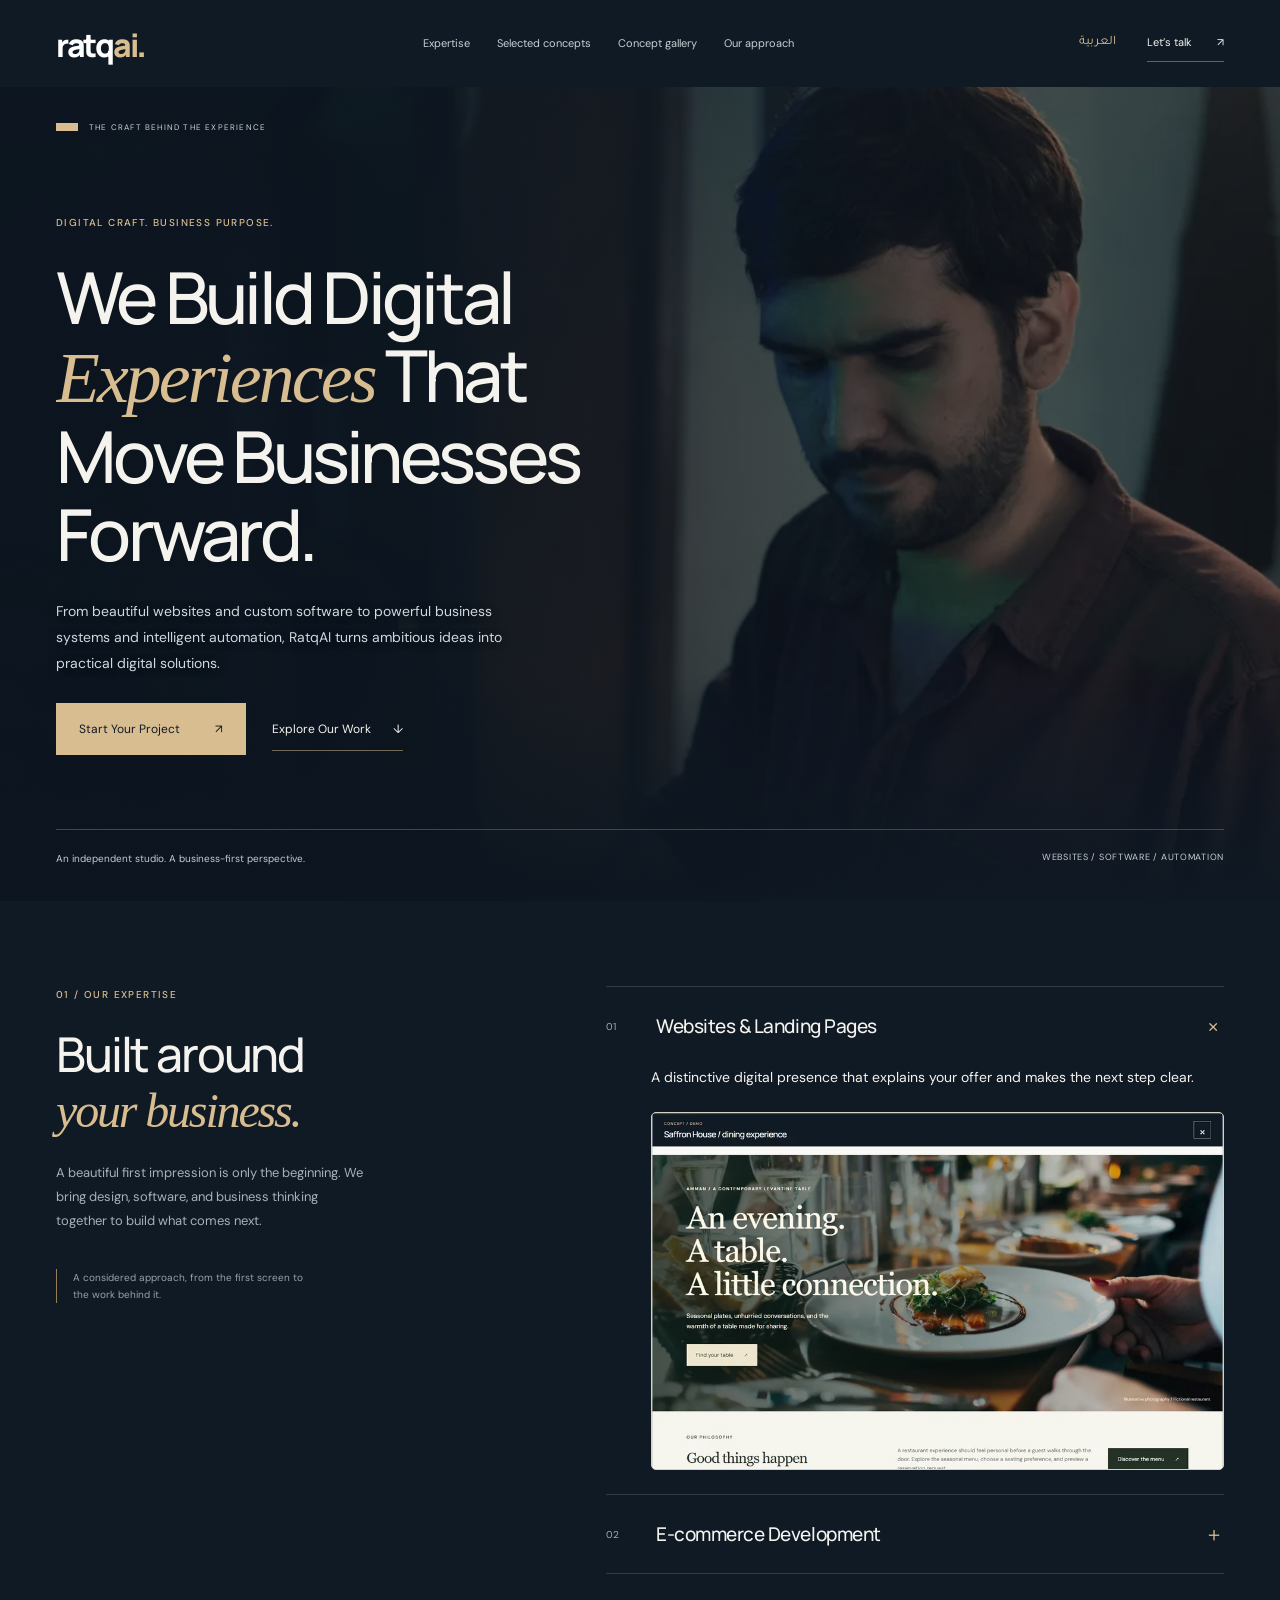
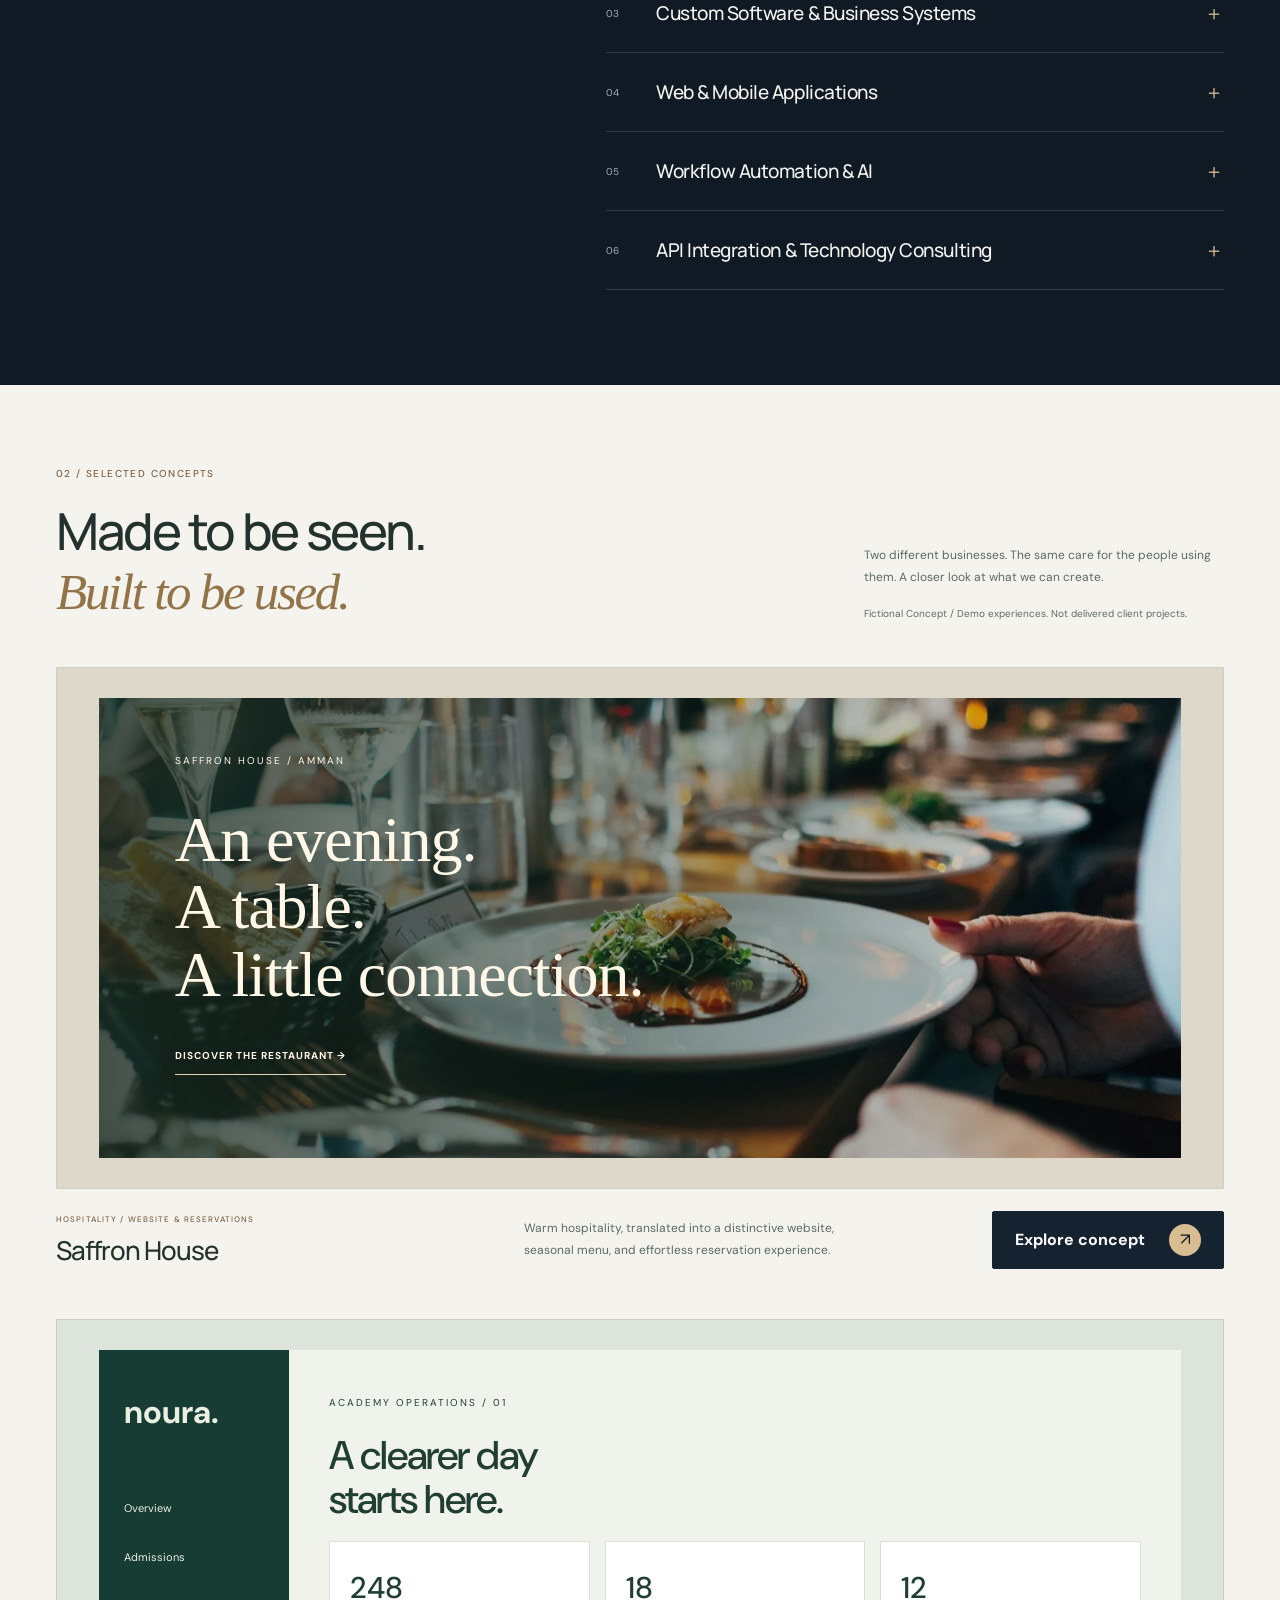
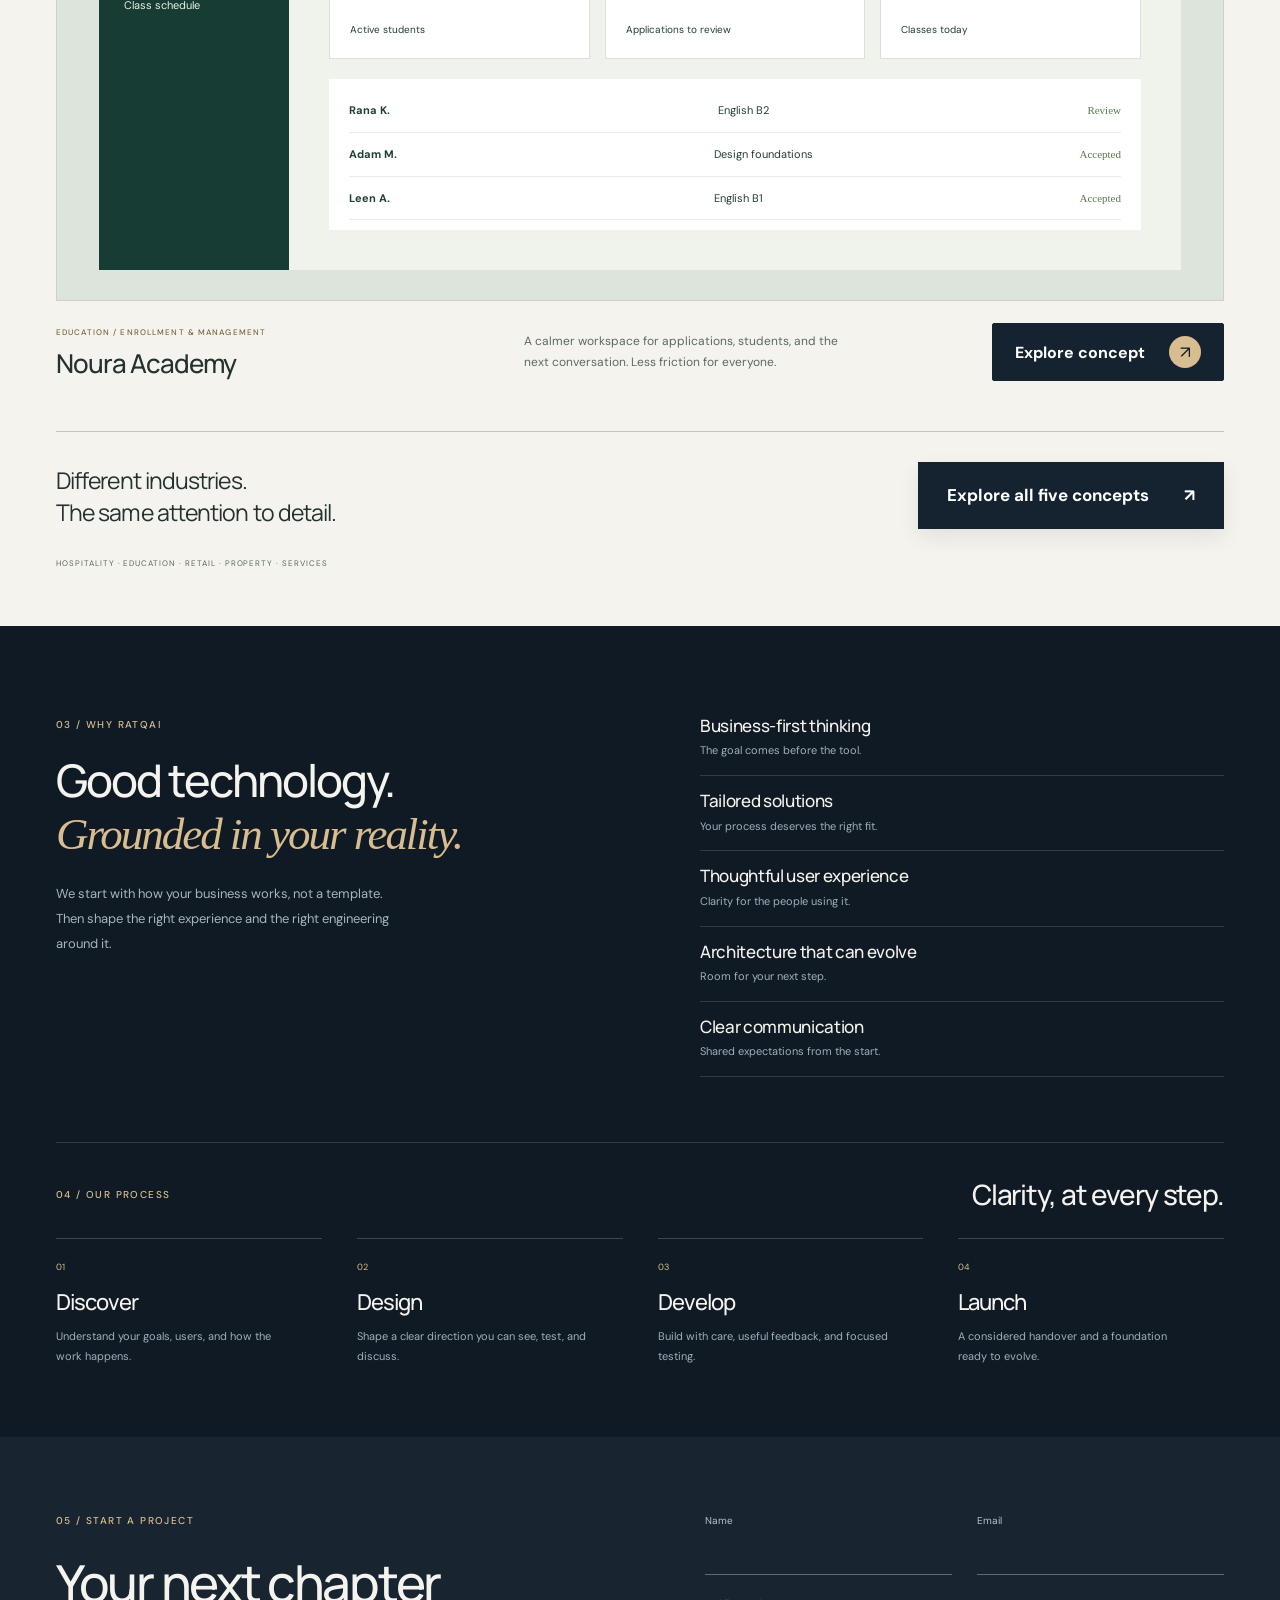
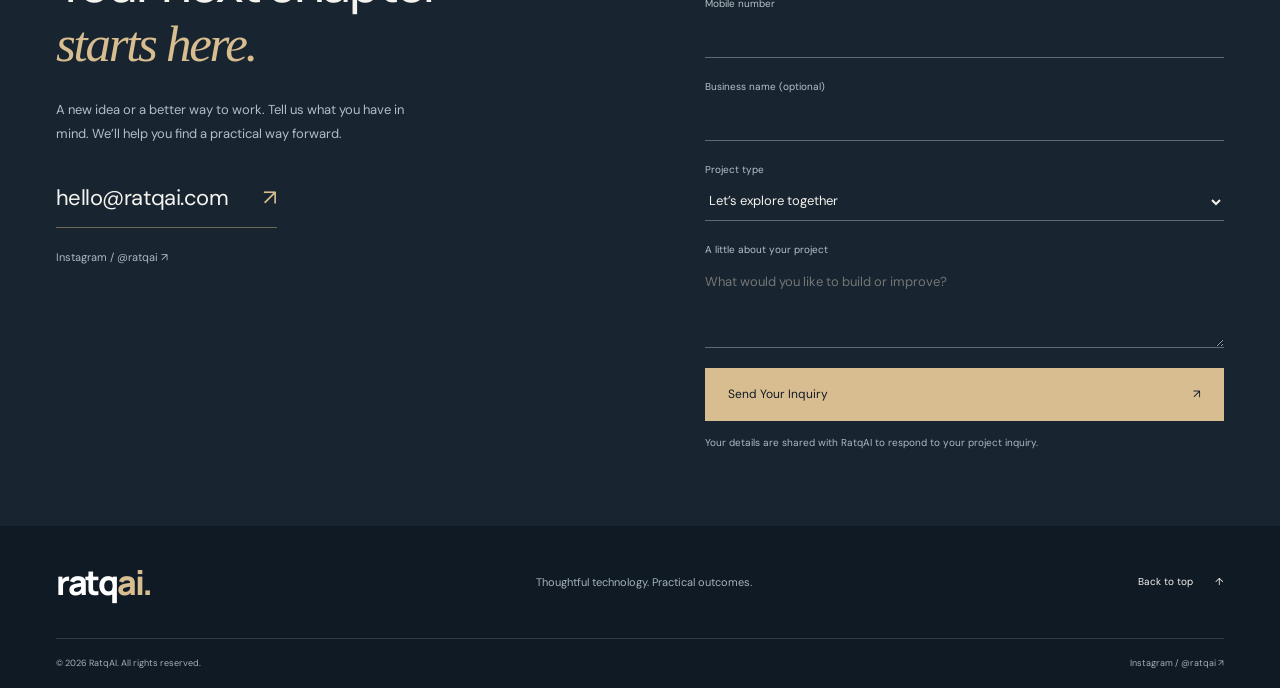
<file: index.html>
<!doctype html>
<html lang="en">
  <head>
    <meta charset="utf-8" />
    <meta name="viewport" content="width=device-width, initial-scale=1" />
    <meta name="theme-color" content="#101a25" />
    <meta
      name="description"
      content="RatqAI is a digital solutions studio offering custom software development, professional websites, business workflow automation, and technology consulting."
    />
    <title>RatqAI | Websites, Custom Software &amp; AI Automation</title>
    <meta name="robots" content="index, follow" />
    <link rel="canonical" href="https://ratqai.com/" />
    <meta property="og:type" content="website" />
    <meta property="og:site_name" content="RatqAI" />
    <meta property="og:url" content="https://ratqai.com/" />
    <meta
      property="og:title"
      content="RatqAI | Websites, Custom Software &amp; AI Automation"
    />
    <meta
      property="og:description"
      content="RatqAI is a digital solutions studio offering custom software development, professional websites, business workflow automation, and technology consulting."
    />
    <meta property="og:locale" content="en_US" />
    <meta name="twitter:card" content="summary" />
    <meta
      name="twitter:title"
      content="RatqAI | Websites, Custom Software &amp; AI Automation"
    />
    <meta
      name="twitter:description"
      content="RatqAI is a digital solutions studio offering custom software development, professional websites, business workflow automation, and technology consulting."
    />
    <script type="application/ld+json">
      {
        "@context": "https://schema.org",
        "@type": "Organization",
        "@id": "https://ratqai.com/#organization",
        "name": "RatqAI",
        "email": "hello@ratqai.com",
        "sameAs": ["https://www.instagram.com/ratqai/"],
        "url": "https://ratqai.com/",
        "description": "RatqAI is a digital solutions studio offering custom software development, professional websites, business workflow automation, and technology consulting."
      }
    </script>
    <link rel="icon" href="favicon.svg" type="image/svg+xml" />
    <link rel="preconnect" href="https://fonts.googleapis.com" />
    <link rel="preconnect" href="https://fonts.gstatic.com" crossorigin />
    <link rel="stylesheet" href="styles.css?v=32" />
    <link rel="stylesheet" href="showcase.css?v=1" />
  </head>
  <body data-page="home">
    <a class="skip-link" href="#main" data-i18n="skip">Skip to content</a>
    <header class="site-header">
      <div class="shell nav-wrap">
        <a class="wordmark" href="./" aria-label="RatqAI home" dir="ltr"
          >ratq<span>ai</span><b>.</b></a
        >
        <nav id="navigation" aria-label="Main navigation">
          <a href="./#services" data-i18n="navServices">Expertise</a
          ><a href="./#work" data-i18n="navWork">Selected concepts</a
          ><a href="concepts.html" data-i18n="navPortfolio">Concept gallery</a
          ><a href="./#approach" data-i18n="navApproach">Our approach</a>
        </nav>
        <div class="nav-actions">
          <button
            id="langToggle"
            class="language"
            type="button"
            aria-label="Switch to Arabic"
          >
            العربية</button
          ><a href="./#contact" class="nav-contact"
            ><span data-i18n="navContact">Let’s talk</span
            ><span aria-hidden="true">↗</span></a
          ><button
            id="menu-toggle"
            class="menu-toggle"
            aria-label="Toggle navigation"
            aria-expanded="false"
            aria-controls="navigation"
          >
            <span></span><span></span>
          </button>
        </div>
      </div>
    </header>
    <main id="main">
      <section class="hero shell" id="home">
        <div class="hero-cinema" aria-hidden="true">
          <video
            id="hero-film"
            data-src="assets/studio-film.mp4"
            poster="assets/studio-poster.webp"
            muted
            playsinline
            preload="none"
            tabindex="-1"
            disablepictureinpicture
          ></video>
        </div>
        <div class="cinema-topline">
          <span data-motion-copy="cinemaLabel"
            >THE CRAFT BEHIND THE EXPERIENCE</span
          >
        </div>
        <div class="hero-copy">
          <p class="eyebrow" data-i18n="heroEyebrow">
            DIGITAL CRAFT. BUSINESS PURPOSE.
          </p>
          <h1 data-i18n="heroTitle">
            We Build Digital<br /><em>Experiences</em> That<br />Move
            Businesses<br />Forward.
          </h1>
          <p class="hero-description" data-i18n="heroCopy">
            From beautiful websites and custom software to powerful business
            systems and intelligent automation, RatqAI turns ambitious ideas
            into practical digital solutions.
          </p>
          <div class="hero-actions">
            <a class="button gold" href="#contact"
              ><span data-i18n="heroCTA">Start Your Project</span
              ><span aria-hidden="true">↗</span></a
            ><a class="text-link" href="#work"
              ><span data-i18n="heroSecondary">Explore Our Work</span
              ><span aria-hidden="true">↓</span></a
            >
          </div>
        </div>
        <div class="hero-bottom">
          <span data-i18n="heroFoot"
            >An independent studio. A business-first perspective.</span
          ><span data-i18n="heroScope">WEBSITES / SOFTWARE / AUTOMATION</span>
        </div>
      </section>
      <section id="services" class="expertise-section shell">
        <div class="expertise-intro reveal">
          <p class="eyebrow" data-i18n="servicesLabel">01 / OUR EXPERTISE</p>
          <h2 data-i18n="servicesTitle">
            Built around<br /><em>your business.</em>
          </h2>
          <p data-i18n="servicesCopy">
            A beautiful first impression is only the beginning. We bring design,
            software, and business thinking together to build what comes next.
          </p>
          <span class="expertise-note" data-i18n="expertiseNote"
            >A considered approach, from the first screen to the work behind
            it.</span
          >
        </div>
        <div id="service-list" class="service-list reveal"></div>
      </section>
      <section id="work" class="selected-section">
        <div class="shell">
          <div class="section-heading reveal">
            <div>
              <p class="eyebrow" data-i18n="workLabel">
                02 / SELECTED CONCEPTS
              </p>
              <h2 data-i18n="workTitle">
                Made to be seen.<br /><em>Built to be used.</em>
              </h2>
            </div>
            <div class="heading-note">
              <p data-i18n="workCopy">
                Two different businesses. The same care for the people using
                them. A closer look at what we can create.
              </p>
              <span class="disclosure" data-i18n="workDisclaimer"
                >Fictional Concept / Demo experiences. Not delivered client
                projects.</span
              >
            </div>
          </div>
          <article class="case-story reveal">
            <div class="case-display dining-display" id="dining-preview"></div>
            <div class="case-caption">
              <div>
                <span class="eyebrow" data-i18n="diningCategory"
                  >HOSPITALITY / WEBSITE & RESERVATIONS</span
                >
                <h3 dir="ltr">Saffron House</h3>
              </div>
              <p data-i18n="diningCopy">
                Warm hospitality, translated into a distinctive website,
                seasonal menu, and effortless reservation experience.
              </p>
              <button
                class="round-link"
                data-demo="dining"
                aria-label="Explore Saffron House concept"
              >
                <span data-i18n="viewConcept">Explore concept</span
                ><b aria-hidden="true">↗</b>
              </button>
            </div>
          </article>
          <article class="case-story reveal">
            <div
              class="case-display academy-display"
              id="academy-preview"
            ></div>
            <div class="case-caption">
              <div>
                <span class="eyebrow" data-i18n="academyCategory"
                  >EDUCATION / ENROLLMENT & MANAGEMENT</span
                >
                <h3 dir="ltr">Noura Academy</h3>
              </div>
              <p data-i18n="academyCopy">
                A calmer workspace for applications, students, and the next
                conversation. Less friction for everyone.
              </p>
              <button
                class="round-link"
                data-demo="academy"
                aria-label="Explore Noura Academy concept"
              >
                <span data-i18n="viewConcept">Explore concept</span
                ><b aria-hidden="true">↗</b>
              </button>
            </div>
          </article>
          <div class="portfolio-bridge reveal">
            <p data-i18n="portfolioBridge">
              Different industries.<br />The same attention to detail.
            </p>
            <a href="concepts.html" class="button outline-dark"
              ><span data-i18n="allConcepts">Explore all five concepts</span
              ><span aria-hidden="true">↗</span></a
            ><span data-i18n="portfolioIndustries"
              >HOSPITALITY · EDUCATION · RETAIL · PROPERTY · SERVICES</span
            >
          </div>
        </div>
      </section>
      <section id="why" class="why-section shell">
        <div class="why-heading reveal">
          <p class="eyebrow" data-i18n="whyLabel">03 / WHY RATQAI</p>
          <h2 data-i18n="whyTitle">
            Good technology.<br /><em>Grounded in your reality.</em>
          </h2>
          <p data-i18n="whyCopy">
            We start with how your business works, not a template. Then shape
            the right experience and the right engineering around it.
          </p>
        </div>
        <div class="value-list reveal" id="value-list"></div>
      </section>
      <section id="approach" class="process-section shell">
        <div class="process-heading">
          <p class="eyebrow" data-i18n="approachLabel">04 / OUR PROCESS</p>
          <h2 data-i18n="approachTitle">Clarity, at every step.</h2>
        </div>
        <div class="process-steps" id="process-steps"></div>
      </section>
      <section id="contact" class="contact-section">
        <div class="shell contact-layout">
          <div class="contact-copy reveal">
            <p class="eyebrow" data-i18n="contactLabel">05 / START A PROJECT</p>
            <h2 data-i18n="contactTitle">
              Your next chapter<br /><em>starts here.</em>
            </h2>
            <p data-i18n="contactCopy">
              A new idea or a better way to work. Tell us what you have in mind.
              We’ll help you find a practical way forward.
            </p>
            <a
              class="email-link"
              id="emailLink"
              href="mailto:hello@ratqai.com"
              dir="ltr"
              >hello@ratqai.com <span aria-hidden="true">↗</span></a
            ><a
              class="instagram-link"
              href="https://www.instagram.com/ratqai/"
              target="_blank"
              rel="noopener noreferrer"
              dir="ltr"
              >Instagram / @ratqai ↗</a
            >
          </div>
          <form
            id="project-form"
            class="project-form reveal"
            name="project-inquiry"
            method="POST"
            action="/"
            data-netlify="true"
            netlify-honeypot="bot-field"
          >
            <input type="hidden" name="form-name" value="project-inquiry" />
            <p class="form-honeypot" hidden>
              <label
                >Leave this field empty<input
                  name="bot-field"
                  tabindex="-1"
                  autocomplete="off"
              /></label>
            </p>
            <div class="form-pair">
              <label
                ><span data-i18n="formName">Name</span
                ><input
                  name="name"
                  autocomplete="name"
                  required
                  maxlength="100" /></label
              ><label
                ><span data-i18n="formEmail">Email</span
                ><input
                  name="email"
                  type="email"
                  autocomplete="email"
                  required
                  maxlength="150"
                  dir="ltr"
              /></label>
            </div>
            <label
              ><span data-i18n="formPhone">Mobile number</span
              ><input
                name="phone"
                type="tel"
                autocomplete="tel"
                inputmode="tel"
                dir="ltr"
                required
                minlength="7"
                maxlength="30"
            /></label>
            <label
              ><span data-i18n="formCompany">Business name (optional)</span
              ><input
                name="company"
                autocomplete="organization"
                maxlength="150"
            /></label>
            <div class="project-type-field">
              <label
                ><span data-i18n="formService">Project type</span
                ><select name="service" id="project-service">
                  <option value="Let’s explore together">
                    Let’s explore together
                  </option>
                </select></label
              >
            </div>
            <label
              ><span data-i18n="formMessage">A little about your project</span
              ><textarea
                name="message"
                rows="3"
                required
                maxlength="3000"
              ></textarea></label
            ><button class="button gold" type="submit">
              <span data-i18n="formSubmit">Send Your Inquiry</span
              ><span aria-hidden="true">↗</span>
            </button>
            <p class="form-note" data-i18n="formNote">
              Your details are shared with RatqAI to respond to your project
              inquiry.
            </p>
            <p id="form-status" role="status" hidden></p>
          </form>
        </div>
      </section>
    </main>
    <footer class="footer shell">
      <div class="footer-top">
        <a class="wordmark" href="./" aria-label="RatqAI home" dir="ltr"
          >ratq<span>ai</span><b>.</b></a
        >
        <p data-i18n="footerLine">Thoughtful technology. Practical outcomes.</p>
        <a href="#main" class="text-link"
          ><span data-i18n="backTop">Back to top</span> ↑</a
        >
      </div>
      <div class="footer-bottom">
        <span
          >© <span id="year"></span> RatqAI.
          <span data-i18n="rights">All rights reserved.</span></span
        ><a
          href="https://www.instagram.com/ratqai/"
          target="_blank"
          rel="noopener noreferrer"
          dir="ltr"
          >Instagram / @ratqai ↗</a
        >
      </div>
    </footer>
    <dialog id="demo-dialog" aria-labelledby="demo-title">
      <div class="dialog-top">
        <div>
          <span class="eyebrow" data-i18n="concept">Concept / Demo</span>
          <h2 id="demo-title"></h2>
        </div>
        <button id="close-demo" class="close-demo" aria-label="Close preview">
          ×
        </button>
      </div>
      <p class="demo-notice" data-i18n="demoNotice">
        Fictional interactive preview. Nothing is sent, booked, or purchased.
      </p>
      <div id="demo-content"></div>
    </dialog>
    <div class="toast" id="toast" role="status" hidden></div>
    <script src="showcase.js?v=1"></script>
    <script src="script.js?v=34"></script>
    <script src="motion.js?v=2"></script>
  </body>
</html>
</file>
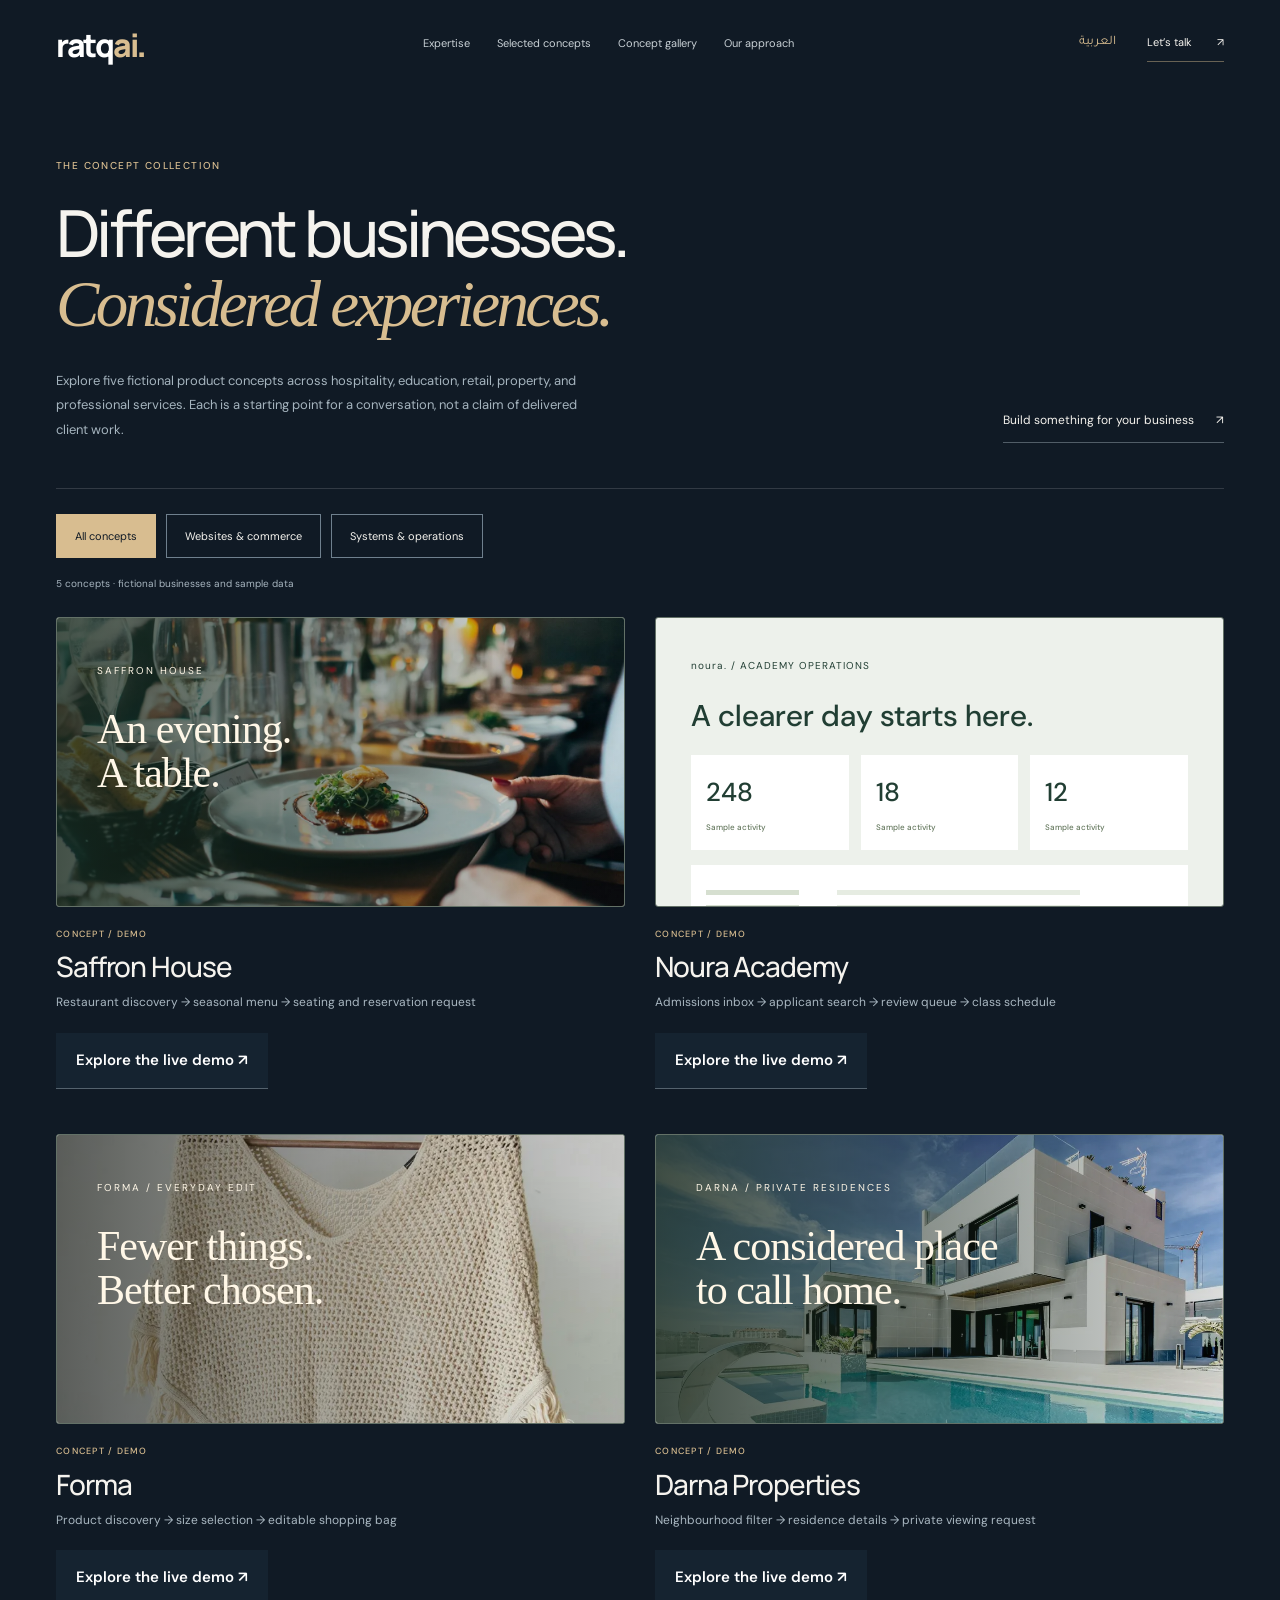
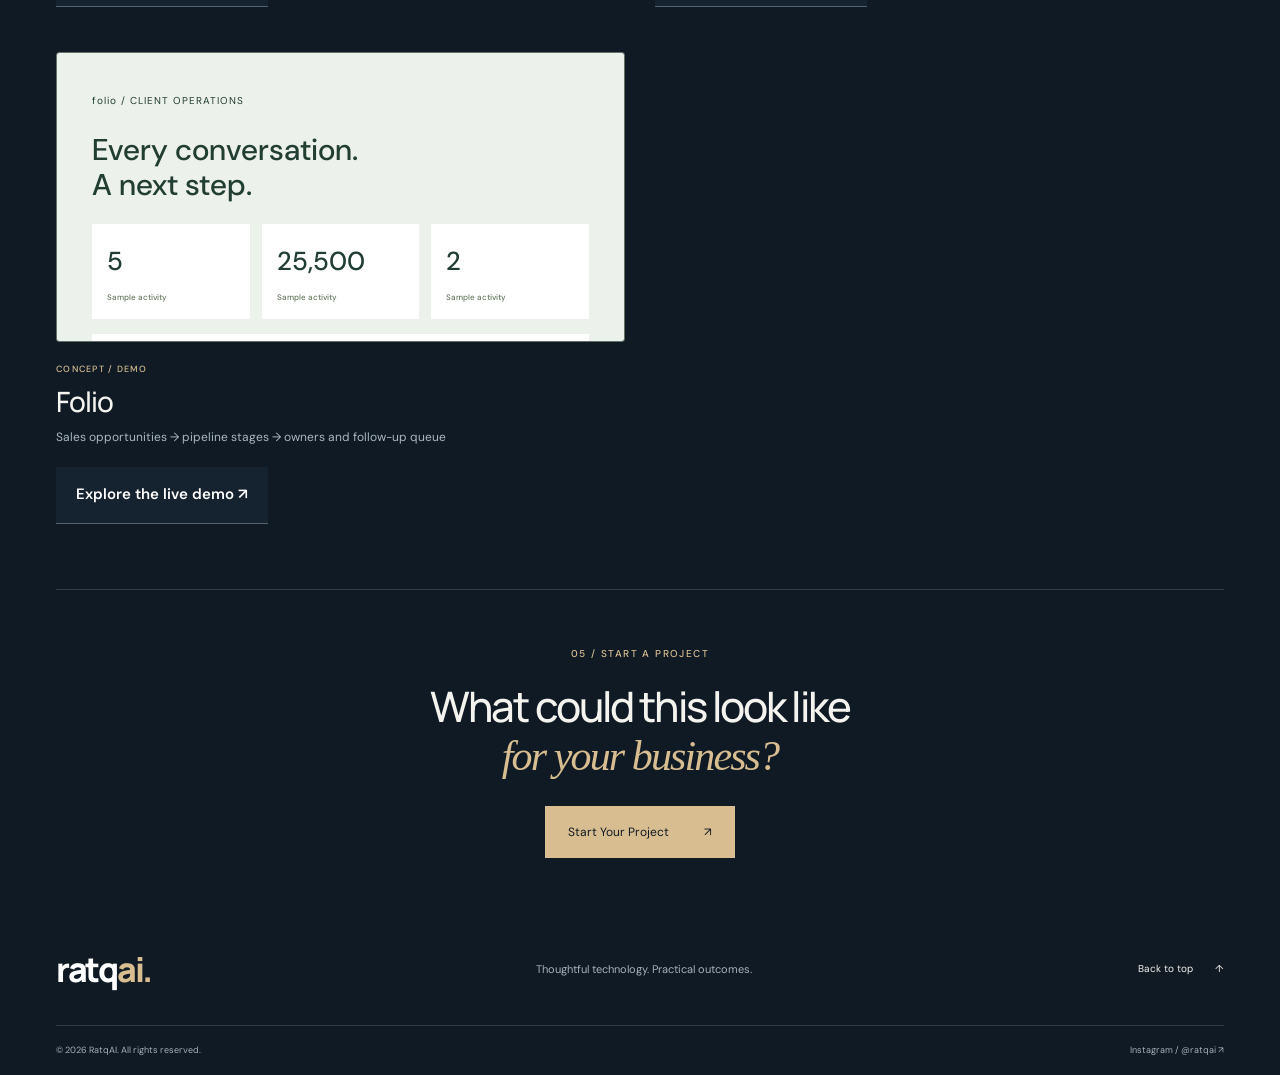
<file: concepts.html>
<!doctype html>
<html lang="en">
  <head>
    <meta charset="utf-8" />
    <meta name="viewport" content="width=device-width, initial-scale=1" />
    <meta name="theme-color" content="#101a25" />
    <meta
      name="description"
      content="RatqAI is a digital solutions studio offering custom software development, professional websites, business workflow automation, and technology consulting."
    />
    <title>Concept Gallery | RatqAI</title>
    <meta name="robots" content="index, follow" />
    <link rel="canonical" href="https://ratqai.com/concepts.html" />
    <meta property="og:type" content="website" />
    <meta property="og:site_name" content="RatqAI" />
    <meta property="og:url" content="https://ratqai.com/concepts.html" />
    <meta
      property="og:title"
      content="RatqAI | Websites, Custom Software &amp; AI Automation"
    />
    <meta
      property="og:description"
      content="RatqAI is a digital solutions studio offering custom software development, professional websites, business workflow automation, and technology consulting."
    />
    <meta property="og:locale" content="en_US" />
    <meta name="twitter:card" content="summary" />
    <meta
      name="twitter:title"
      content="RatqAI | Websites, Custom Software &amp; AI Automation"
    />
    <meta
      name="twitter:description"
      content="RatqAI is a digital solutions studio offering custom software development, professional websites, business workflow automation, and technology consulting."
    />
    <script type="application/ld+json">
      {
        "@context": "https://schema.org",
        "@type": "Organization",
        "@id": "https://ratqai.com/#organization",
        "name": "RatqAI",
        "email": "hello@ratqai.com",
        "sameAs": ["https://www.instagram.com/ratqai/"],
        "url": "https://ratqai.com/",
        "description": "RatqAI is a digital solutions studio offering custom software development, professional websites, business workflow automation, and technology consulting."
      }
    </script>
    <link rel="icon" href="favicon.svg" type="image/svg+xml" />
    <link rel="preconnect" href="https://fonts.googleapis.com" />
    <link rel="preconnect" href="https://fonts.gstatic.com" crossorigin />
    <link rel="stylesheet" href="styles.css?v=32" />
    <link rel="stylesheet" href="showcase.css?v=1" />
  </head>
  <body data-page="concepts">
    <a class="skip-link" href="#main" data-i18n="skip">Skip to content</a>
    <header class="site-header">
      <div class="shell nav-wrap">
        <a class="wordmark" href="./" aria-label="RatqAI home" dir="ltr"
          >ratq<span>ai</span><b>.</b></a
        >
        <nav id="navigation" aria-label="Main navigation">
          <a href="./#services" data-i18n="navServices">Expertise</a
          ><a href="./#work" data-i18n="navWork">Selected concepts</a
          ><a href="concepts.html" data-i18n="navPortfolio">Concept gallery</a
          ><a href="./#approach" data-i18n="navApproach">Our approach</a>
        </nav>
        <div class="nav-actions">
          <button
            id="langToggle"
            class="language"
            type="button"
            aria-label="Switch to Arabic"
          >
            العربية</button
          ><a href="./#contact" class="nav-contact"
            ><span data-i18n="navContact">Let’s talk</span
            ><span aria-hidden="true">↗</span></a
          ><button
            id="menu-toggle"
            class="menu-toggle"
            aria-label="Toggle navigation"
            aria-expanded="false"
            aria-controls="navigation"
          >
            <span></span><span></span>
          </button>
        </div>
      </div>
    </header>
    <main id="main">
      <section class="gallery-intro shell">
        <p class="eyebrow" data-i18n="galleryLabel">THE CONCEPT COLLECTION</p>
        <h1 data-i18n="galleryTitle">
          Different businesses.<br /><em>Considered experiences.</em>
        </h1>
        <div class="gallery-intro-bottom">
          <p data-i18n="galleryCopy">
            Explore five fictional product concepts across hospitality,
            education, retail, property, and professional services. Each is a
            starting point for a conversation, not a claim of delivered client
            work.
          </p>
          <a href="./#contact" class="text-link"
            ><span data-i18n="galleryCTA"
              >Build something for your business</span
            >
            ↗</a
          >
        </div>
      </section>
      <section class="gallery-section shell">
        <div class="gallery-filters" role="group" aria-label="Filter concepts">
          <button
            class="active"
            data-gallery-filter="all"
            aria-pressed="true"
            data-i18n="filterAll"
          >
            All concepts</button
          ><button
            data-gallery-filter="websites"
            aria-pressed="false"
            data-i18n="filterWeb"
          >
            Websites & commerce</button
          ><button
            data-gallery-filter="systems"
            aria-pressed="false"
            data-i18n="filterSystems"
          >
            Systems & operations
          </button>
        </div>
        <p id="gallery-count" class="gallery-count" role="status"></p>
        <div id="concept-grid" class="concept-grid"></div>
      </section>
      <section class="gallery-contact shell">
        <p class="eyebrow" data-i18n="contactLabel">START A PROJECT</p>
        <h2 data-i18n="galleryEnd">
          What could this look like<br /><em>for your business?</em>
        </h2>
        <a class="button gold" href="./#contact"
          ><span data-i18n="heroCTA">Start Your Project</span> ↗</a
        >
      </section>
    </main>
    <footer class="footer shell">
      <div class="footer-top">
        <a class="wordmark" href="./" aria-label="RatqAI home" dir="ltr"
          >ratq<span>ai</span><b>.</b></a
        >
        <p data-i18n="footerLine">Thoughtful technology. Practical outcomes.</p>
        <a href="#main" class="text-link"
          ><span data-i18n="backTop">Back to top</span> ↑</a
        >
      </div>
      <div class="footer-bottom">
        <span
          >© <span id="year"></span> RatqAI.
          <span data-i18n="rights">All rights reserved.</span></span
        ><a
          href="https://www.instagram.com/ratqai/"
          target="_blank"
          rel="noopener noreferrer"
          dir="ltr"
          >Instagram / @ratqai ↗</a
        >
      </div>
    </footer>
    <dialog id="demo-dialog" aria-labelledby="demo-title">
      <div class="dialog-top">
        <div>
          <span class="eyebrow" data-i18n="concept">Concept / Demo</span>
          <h2 id="demo-title"></h2>
        </div>
        <button id="close-demo" class="close-demo" aria-label="Close preview">
          ×
        </button>
      </div>
      <p class="demo-notice" data-i18n="demoNotice">
        Fictional interactive preview. Nothing is sent, booked, or purchased.
      </p>
      <div id="demo-content"></div>
    </dialog>
    <div class="toast" id="toast" role="status" hidden></div>
    <script src="showcase.js?v=1"></script>
    <script src="script.js?v=34"></script>
    <script src="motion.js?v=2"></script>
  </body>
</html>
</file>
<file: styles.css>
@import url("https://fonts.googleapis.com/css2?family=DM+Sans:wght@400;500;600;700&family=Manrope:wght@400;500;600;700;800&family=Tajawal:wght@400;500;600;700;800&display=swap");
:root {
  --navy: #101a25;
  --gold: #d8bd90;
  --paper: #f5f3ee;
  --ink: #23312f;
  --line: #ffffff24;
  --serif: Georgia, "Times New Roman", serif;
}
* {
  box-sizing: border-box;
}
html {
  scroll-behavior: smooth;
  scroll-padding-top: 90px;
}
body {
  margin: 0;
  background: var(--navy);
  color: var(--paper);
  font:
    14px/1.7 "DM Sans",
    Arial,
    sans-serif;
}
body.dialog-open {
  overflow: hidden;
}
a {
  color: inherit;
  text-decoration: none;
}
button,
input,
textarea,
select {
  font: inherit;
}
button {
  cursor: pointer;
  color: inherit;
  border: 0;
  background: none;
}
button:disabled {
  opacity: 0.65;
  cursor: default;
}
button,
a {
  touch-action: manipulation;
  -webkit-tap-highlight-color: transparent;
}
button:focus-visible,
a:focus-visible,
summary:focus-visible {
  outline: 2px solid var(--gold);
  outline-offset: 5px;
}
input:focus-visible,
textarea:focus-visible,
select:focus-visible {
  outline: 2px solid var(--gold);
  outline-offset: 3px;
}
img {
  display: block;
  width: 100%;
  object-fit: cover;
}
h1,
h2,
h3,
h4,
p {
  margin: 0;
}
h1,
h2,
h3 {
  font-family: Manrope, Arial, sans-serif;
  letter-spacing: -0.045em;
  font-weight: 500;
  line-height: 1.15;
}
em {
  font-family: var(--serif);
  font-weight: 400;
  color: var(--gold);
}
.shell {
  width: min(1280px, calc(100% - 112px));
  margin-inline: auto;
}
.eyebrow {
  display: block;
  font-size: 10px;
  letter-spacing: 0.14em;
  font-weight: 500;
  text-transform: uppercase;
  color: var(--gold);
}
.micro,
.sample-micro {
  font-size: 10px;
  letter-spacing: 0.09em;
  text-transform: uppercase;
}
.button {
  min-height: 52px;
  padding: 15px 22px;
  display: inline-flex;
  align-items: center;
  justify-content: space-between;
  gap: 35px;
  font-size: 12px;
  border: 1px solid transparent;
  transition:
    transform 0.3s,
    background 0.3s,
    color 0.3s;
}
.button:hover {
  transform: translateY(-2px);
}
.gold {
  background: var(--gold);
  color: var(--navy);
}
.gold:hover {
  background: #e8cfa5;
}
.outline-dark {
  border-color: #8a9289;
  color: #27362e;
}
.outline-dark:hover {
  background: #26372d;
  color: #fff;
}
.text-link {
  font-size: 12px;
  display: inline-flex;
  gap: 22px;
  align-items: center;
  border-bottom: 1px solid #a4b1ba70;
  padding-block: 10px;
  min-height: 44px;
  transition: gap 0.25s;
}
.text-link:hover {
  gap: 30px;
}
.skip-link {
  position: fixed;
  inset: 8px auto auto 10px;
  transform: translateY(-200%);
  z-index: 1000;
  background: var(--gold);
  color: var(--navy);
  padding: 10px;
}
.skip-link:focus {
  transform: none;
}
[hidden] {
  display: none !important;
}
.site-header {
  position: sticky;
  top: 0;
  z-index: 30;
  background: var(--navy);
  border-bottom: 1px solid transparent;
  transition: border-color 0.3s;
}
.scrolled .site-header {
  border-color: var(--line);
}
.nav-wrap {
  height: 86px;
  display: flex;
  align-items: center;
  justify-content: space-between;
  gap: 28px;
}
.wordmark {
  font:
    800 32px/1 Manrope,
    sans-serif;
  letter-spacing: -2.3px;
  color: #fff;
  white-space: nowrap;
}
.wordmark span,
.wordmark b {
  color: var(--gold);
}
.wordmark b {
  font-size: 37px;
}
nav {
  display: flex;
  align-items: center;
  gap: 27px;
}
nav a {
  font-size: 11px;
  min-height: 44px;
  display: flex;
  align-items: center;
  color: #c8d0d5;
  transition: color 0.2s;
}
nav a:hover {
  color: var(--gold);
}
.nav-actions {
  display: flex;
  align-items: center;
  gap: 25px;
}
.language {
  font-family: Tajawal, Arial, sans-serif;
  font-size: 13px;
  color: var(--gold);
  min-height: 44px;
}
.nav-contact {
  font-size: 11px;
  border-bottom: 1px solid #d8bd9070;
  display: flex;
  gap: 25px;
  align-items: center;
  padding-block: 9px;
}
.menu-toggle {
  display: none;
}
.hero {
  padding-top: 62px;
  display: grid;
  grid-template-columns: 1.18fr 1fr;
  gap: 45px;
  align-items: center;
}
.hero-copy {
  padding-bottom: 38px;
}
h1 {
  font-size: clamp(52px, 5.15vw, 80px);
  line-height: 1.06;
  letter-spacing: -0.055em;
}
.hero h1 {
  margin-block: 26px 27px;
}
.hero h1 em {
  letter-spacing: -0.04em;
}
.hero-description {
  max-width: 465px;
  color: #aebac3;
  font-size: 14px;
  line-height: 1.85;
}
.hero-actions {
  display: flex;
  align-items: center;
  gap: 26px;
  margin-top: 26px;
}
.hero-art {
  padding-top: 35px;
  animation: art-entry 1s 0.15s both;
}
.art-heading {
  display: flex;
  align-items: center;
  justify-content: space-between;
  gap: 20px;
  margin-bottom: 17px;
  font-size: 8px;
  letter-spacing: 0.13em;
  color: #abb6bd;
}
.sample-label {
  font-size: 9px;
  letter-spacing: 0;
  text-transform: none;
  border: 1px solid #8a9aa74a;
  padding: 3px 7px;
  white-space: nowrap;
}
.craft-browser {
  background: #eceee8;
  color: #21362d;
  border: 1px solid #51635f;
  border-radius: 7px;
  overflow: hidden;
  box-shadow: 0 28px 60px #0003;
  transform: perspective(1600px) rotateY(-4deg);
}
.craft-toolbar {
  display: flex;
  align-items: center;
  gap: 15px;
  padding: 16px 20px;
  border-bottom: 1px solid #cdd3c7;
  background: #f3f4ef;
}
.craft-toolbar > b {
  font-size: 16px;
  letter-spacing: -0.6px;
  margin-inline-end: auto;
}
.craft-toolbar > b span {
  font-size: 11px;
  font-weight: 400;
  color: #52644e;
  letter-spacing: 0;
}
.review-status {
  font-size: 9px;
  border: 1px solid #a9b7a6;
  border-radius: 20px;
  padding: 4px 9px;
}
.small-avatar {
  background: #dbe3d4;
  border-radius: 50%;
  width: 25px;
  height: 25px;
  display: grid;
  place-items: center;
  font-size: 10px;
}
.review-title {
  padding: 24px 24px 21px;
  display: flex;
  align-items: center;
  justify-content: space-between;
  gap: 10px;
}
.review-title .micro {
  font-size: 8px;
  color: #5c6e5b;
}
.review-title h2 {
  font-size: 22px;
  letter-spacing: -0.04em;
  margin-top: 7px;
}
.review-count {
  font-size: 9px;
  color: #5c6e5b;
}
.review-screen {
  margin-inline: 24px;
  background: #e5e0d5;
  border: 1px solid #c3c6b8;
}
.store-nav {
  display: flex;
  justify-content: space-between;
  align-items: center;
  padding: 12px 17px;
  border-bottom: 1px solid #c9c6b9;
  font-size: 7px;
  color: #5c574f;
}
.store-nav b {
  font-family: var(--serif);
  font-size: 19px;
  letter-spacing: 2px;
  font-weight: 400;
}
.store-composition {
  display: grid;
  grid-template-columns: 1fr 1fr;
  min-height: 250px;
}
.store-composition > div {
  padding: 30px 20px;
  display: flex;
  flex-direction: column;
  align-items: start;
}
.store-composition .micro {
  font-size: 7px;
  color: #63574d;
}
.store-composition h3 {
  font: 44px/1.08 var(--serif);
  letter-spacing: -2px;
  margin-block: 24px;
  color: #45382c;
}
.store-link {
  font-size: 8px;
  margin-top: auto;
  color: #5c5147;
}
.store-composition img {
  height: 100%;
  max-height: 300px;
  object-position: 45% center;
}
.review-footer {
  padding: 20px 24px;
  display: flex;
  justify-content: space-between;
  align-items: center;
  gap: 15px;
  font-size: 9px;
  color: #566c56;
}
.review-footer > div {
  display: flex;
  align-items: center;
  gap: 7px;
}
.review-footer .micro {
  font-size: 7px;
}
.review-dot {
  height: 5px;
  width: 5px;
  border-radius: 50%;
  background: #647b56;
}
.art-caption {
  text-align: end;
  font-size: 9px;
  color: #a2afb9;
  margin-top: 18px;
}
.hero-bottom {
  grid-column: 1/-1;
  border-top: 1px solid var(--line);
  display: flex;
  justify-content: space-between;
  gap: 25px;
  font-size: 10px;
  color: #9baab5;
  padding-block: 20px;
  margin-top: 20px;
}
.hero-bottom > span:last-child {
  font-size: 9px;
  letter-spacing: 0.08em;
}
.expertise-section {
  padding-block: 85px 95px;
  display: grid;
  grid-template-columns: 0.85fr 1.25fr;
  gap: 130px;
}
.expertise-intro h2 {
  font-size: 48px;
  margin-block: 23px;
}
.expertise-intro > p:not(.eyebrow) {
  font-size: 13px;
  color: #a4b1ba;
  max-width: 315px;
  line-height: 1.85;
}
.expertise-note {
  font-size: 10px;
  color: #93a3af;
  display: block;
  max-width: 260px;
  margin-top: 35px;
  border-inline-start: 1px solid #967e55;
  padding-inline-start: 16px;
}
.service-list {
  border-top: 1px solid var(--line);
}
.expertise-item {
  border-bottom: 1px solid var(--line);
}
.expertise-item summary {
  list-style: none;
  display: grid;
  grid-template-columns: 38px 1fr 24px;
  gap: 12px;
  align-items: center;
  padding-block: 22px;
  cursor: pointer;
  transition: color 0.2s;
  min-height: 72px;
}
.expertise-item summary::-webkit-details-marker {
  display: none;
}
.expertise-item summary:hover {
  color: var(--gold);
}
.expertise-item h3 {
  font-size: 19px;
  line-height: 1.4;
  letter-spacing: -0.025em;
}
.service-index {
  font-size: 10px;
  color: #a0adba;
}
.detail-sign {
  font-size: 20px;
  color: var(--gold);
  justify-self: end;
  transition: transform 0.3s;
}
.expertise-item[open] .detail-sign {
  transform: rotate(45deg);
}
.expertise-item > p {
  padding: 0 36px 23px 50px;
  font-size: 12px;
  line-height: 1.8;
  max-width: 520px;
  color: #abb8c1;
}
.selected-section {
  background: var(--paper);
  color: var(--ink);
  padding-block: 80px 55px;
}
.selected-section .eyebrow {
  color: #7d6241;
}
.selected-section em {
  color: #927448;
}
.section-heading {
  display: grid;
  grid-template-columns: 1.2fr 1fr;
  gap: 90px;
  align-items: end;
  margin-bottom: 45px;
}
.section-heading h2 {
  font-size: 51px;
  margin-top: 20px;
}
.heading-note {
  max-width: 360px;
  justify-self: end;
  color: #5a6964;
  font-size: 12px;
  line-height: 1.85;
}
.disclosure {
  font-size: 10px;
  color: #5d6b64;
  display: block;
  line-height: 1.7;
  margin-top: 16px;
}
.case-story {
  margin-bottom: 45px;
}
.case-display {
  padding: 30px 42px;
  background: #ddd9ce;
  overflow: hidden;
  border: 1px solid #d1cec3;
}
.dining-display {
  background: #ded8ca;
}
.case-display > .demo-browser {
  border-radius: 5px 5px 0 0;
}
.case-caption {
  display: grid;
  grid-template-columns: 1fr 1fr auto;
  gap: 45px;
  align-items: center;
  padding-block: 22px 5px;
}
.case-caption h3 {
  font-size: 26px;
  letter-spacing: -0.04em;
  margin-top: 10px;
}
.case-caption .eyebrow {
  font-size: 8px;
}
.case-caption > p {
  font-size: 12px;
  color: #5a6964;
  max-width: 330px;
  line-height: 1.8;
}
.round-link {
  display: flex;
  align-items: center;
  gap: 18px;
  min-height: 44px;
  font-size: 11px;
  white-space: nowrap;
  color: #27372f;
}
.round-link b {
  border: 1px solid #9b9f92;
  border-radius: 50%;
  height: 38px;
  width: 38px;
  display: grid;
  place-items: center;
  font-weight: 400;
  font-size: 17px;
  transition:
    transform 0.3s,
    background 0.3s;
}
.round-link:hover b {
  transform: rotate(45deg);
  background: #26382e;
  color: #fff;
}
.academy-display {
  background: #dce4dc;
}
.portfolio-bridge {
  border-top: 1px solid #c2c8bd;
  display: grid;
  grid-template-columns: 1fr auto;
  align-items: center;
  gap: 20px;
  padding-top: 30px;
  margin-top: 15px;
}
.portfolio-bridge > p {
  font-family: Manrope, sans-serif;
  font-size: 23px;
  line-height: 1.4;
  letter-spacing: -0.04em;
}
.portfolio-bridge > span {
  grid-column: 1/-1;
  font-size: 8px;
  letter-spacing: 0.12em;
  color: #596a5d;
  margin-top: 8px;
}
.why-section {
  display: grid;
  grid-template-columns: 1fr 1fr;
  gap: 120px;
  padding-block: 90px 65px;
}
.why-heading h2 {
  font-size: 45px;
  margin-block: 22px;
}
.why-heading > p:not(.eyebrow) {
  font-size: 13px;
  color: #a6b4be;
  max-width: 355px;
  line-height: 1.9;
}
.value-row {
  padding-block: 15px;
  border-bottom: 1px solid var(--line);
}
.value-row:first-child {
  padding-top: 0;
}
.value-row h3 {
  font-size: 17px;
  letter-spacing: -0.02em;
}
.value-row p {
  font-size: 11px;
  color: #a0afba;
  margin-top: 6px;
}
.process-section {
  border-top: 1px solid var(--line);
  padding-block: 35px 70px;
}
.process-heading {
  display: flex;
  align-items: center;
  justify-content: space-between;
  margin-bottom: 28px;
}
.process-heading h2 {
  font-size: 28px;
  letter-spacing: -0.04em;
}
.process-steps {
  display: grid;
  grid-template-columns: repeat(4, 1fr);
  gap: 35px;
}
.process-step {
  border-top: 1px solid #ffffff30;
  padding-top: 15px;
}
.process-step > span {
  font-size: 9px;
  color: var(--gold);
}
.process-step h3 {
  font-size: 22px;
  margin-block: 12px;
}
.process-step p {
  font-size: 11px;
  color: #a0afba;
  line-height: 1.8;
  max-width: 235px;
}
.contact-section {
  padding-block: 75px;
  background: #182530;
}
.contact-layout {
  display: grid;
  grid-template-columns: 1fr 1fr;
  gap: 130px;
}
.contact-copy h2 {
  font-size: 51px;
  margin-block: 25px;
}
.contact-copy > p:not(.eyebrow) {
  font-size: 13px;
  line-height: 1.85;
  color: #b1bec7;
  max-width: 355px;
}
.email-link {
  display: inline-flex;
  align-items: center;
  gap: 35px;
  font-size: 22px;
  letter-spacing: -0.025em;
  border-bottom: 1px solid #d8bd9070;
  padding-block: 10px;
  margin-top: 23px;
}
.email-link span {
  color: var(--gold);
}
.instagram-link {
  display: block;
  font-size: 11px;
  color: #abb9c3;
  margin-top: 20px;
}
.project-form label {
  display: flex;
  flex-direction: column;
  gap: 6px;
  font-size: 10px;
  color: #b7c2c9;
  margin-bottom: 20px;
}
.form-pair {
  display: grid;
  grid-template-columns: 1fr 1fr;
  gap: 25px;
}
.project-form input,
.project-form select,
.project-form textarea {
  font-size: 13px;
  border: 0;
  border-bottom: 1px solid #ffffff50;
  background: none;
  color: #f5f3ee;
  min-width: 0;
  width: 100%;
  border-radius: 0;
  padding: 7px 0 10px;
  resize: vertical;
}
.project-form select option {
  background: var(--navy);
}
.project-form .button {
  width: 100%;
}
.form-note {
  font-size: 10px;
  color: #adbac4;
  line-height: 1.7;
  margin-top: 13px;
}
.project-form #form-status {
  font-size: 12px;
  color: var(--gold);
  margin-top: 15px;
}
.footer-top {
  padding-block: 34px;
  display: flex;
  align-items: center;
  justify-content: space-between;
  gap: 25px;
}
.footer-top .wordmark {
  font-size: 34px;
}
.footer-top p {
  font-size: 11px;
  color: #a5b2bd;
}
.footer-top .text-link {
  font-size: 10px;
  border: 0;
}
.footer-bottom {
  display: flex;
  justify-content: space-between;
  border-top: 1px solid var(--line);
  padding-block: 17px;
  font-size: 9px;
  color: #a5b1bb;
  gap: 25px;
}
.gallery-intro {
  padding-block: 70px 45px;
}
.gallery-intro h1 {
  font-size: 65px;
  margin-block: 25px 30px;
}
.gallery-intro-bottom {
  display: flex;
  justify-content: space-between;
  align-items: flex-end;
  gap: 70px;
}
.gallery-intro-bottom p {
  font-size: 13px;
  color: #a5b4be;
  max-width: 535px;
  line-height: 1.9;
}
.gallery-intro-bottom a {
  white-space: nowrap;
}
.gallery-section {
  padding-bottom: 65px;
}
.gallery-filters {
  display: flex;
  gap: 10px;
  border-top: 1px solid var(--line);
  padding-top: 25px;
  flex-wrap: wrap;
}
.gallery-filters button {
  border: 1px solid #6f808e;
  font-size: 11px;
  padding: 10px 18px;
  min-height: 44px;
}
.gallery-filters button.active {
  background: var(--gold);
  color: var(--navy);
  border-color: var(--gold);
}
.gallery-count {
  font-size: 10px;
  color: #a8b6c0;
  margin-block: 17px 25px;
}
.concept-grid {
  display: grid;
  grid-template-columns: 1fr 1fr;
  gap: 45px 30px;
}
.concept-card {
  min-width: 0;
}
.concept-thumbnail {
  height: 290px;
  overflow: hidden;
  background: #d9dcd0;
  border: 1px solid #637167;
  border-radius: 3px;
  position: relative;
}
.concept-thumbnail > div:not(.gallery-property) {
  transform-origin: top left;
  width: 142.857%;
  transform: scale(0.7);
}
html[dir="rtl"] .concept-thumbnail > div:not(.gallery-property) {
  transform-origin: top right;
}
.concept-thumbnail .saffron-ui {
  height: 420px;
}
.concept-thumbnail .saffron-photo {
  height: 345px;
}
.concept-thumbnail .saffron-title h4 {
  font-size: 47px;
}
.concept-thumbnail .saffron-menu {
  display: none;
}
.concept-thumbnail .noura-ui {
  min-height: 400px;
}
.concept-thumbnail .retail-composition {
  padding: 0;
}
.concept-thumbnail .inventory-ui {
  display: none;
}
.concept-thumbnail .retail-ui {
  min-height: 410px;
}
.concept-thumbnail .retail-body {
  min-height: 350px;
}
.concept-card-caption {
  padding-top: 20px;
}
.concept-card-caption .eyebrow {
  font-size: 9px;
}
.concept-card-caption h2 {
  font-size: 28px;
  margin-top: 8px;
  letter-spacing: -0.04em;
}
.concept-card-caption p {
  font-size: 12px;
  color: #a9b7c1;
  margin-block: 10px;
}
.concept-card-caption button {
  font-size: 11px;
}
.gallery-property {
  height: 100%;
  position: relative;
  color: #fff;
}
.gallery-property img {
  height: 100%;
  filter: brightness(0.62);
}
.gallery-property b {
  position: absolute;
  top: 30px;
  inset-inline-start: 32px;
  font: 26px var(--serif);
  letter-spacing: 3px;
}
.gallery-property b span {
  font: 8px Arial;
  letter-spacing: 4px;
  display: block;
}
.gallery-property p {
  position: absolute;
  bottom: 30px;
  inset-inline-start: 32px;
  font: 40px var(--serif);
}
.gallery-contact {
  text-align: center;
  border-top: 1px solid var(--line);
  padding-block: 55px;
}
.gallery-contact h2 {
  font-size: 42px;
  margin-block: 20px 25px;
}
/* Purposeful, readable product UI. These are concepts, never client claims. */
.demo-browser {
  background: #eeeae2;
  color: #5a6258;
  height: 32px;
  display: flex;
  justify-content: space-between;
  align-items: center;
  gap: 15px;
  padding-inline: 16px;
  font-size: 9px;
}
.window-dots {
  font-size: 7px;
  letter-spacing: 2px;
  color: #6b6c60;
}
.concept-tag {
  font-size: 8px;
  letter-spacing: 0.08em;
}
.saffron-ui {
  background: #263024;
  color: #f9f3e5;
  overflow: hidden;
}
.saffron-site-nav {
  display: flex;
  align-items: center;
  justify-content: space-between;
  gap: 20px;
  padding: 16px 30px;
}
.sample-brand {
  font-family: var(--serif);
  font-size: 25px;
  font-weight: 400;
  letter-spacing: -0.04em;
}
.saffron-site-nav > span {
  font-size: 10px;
  color: #e1dbc9;
}
.sample-button {
  font-size: 11px;
  background: #e2d2af;
  color: #263024;
  border: 1px solid #b4b49d;
  min-height: 44px;
  padding: 11px 17px;
  display: inline-flex;
  align-items: center;
  justify-content: space-between;
  gap: 22px;
}
.saffron-site-nav .sample-button {
  min-height: 36px;
  font-size: 9px;
  padding: 7px 13px;
}
.saffron-photo {
  position: relative;
  height: 365px;
  overflow: hidden;
}
.saffron-photo > img {
  height: 100%;
  filter: brightness(0.43);
  transform: scale(1.06);
  will-change: transform;
}
.saffron-title {
  position: absolute;
  inset: 40px 45px;
  display: flex;
  flex-direction: column;
  align-items: flex-start;
}
.saffron-title .sample-micro {
  font-size: 9px;
  color: #f3e7cd;
}
.saffron-title h4 {
  font: 60px/1.04 var(--serif);
  letter-spacing: -2px;
  margin-block: 25px 18px;
}
.saffron-title p {
  font-size: 11px;
  max-width: 350px;
  line-height: 1.7;
  color: #f3ead6;
}
.saffron-title .sample-button {
  margin-top: auto;
}
.saffron-menu {
  padding: 30px 40px;
  color: #efe7d7;
}
.saffron-menu h4 {
  font: 32px var(--serif);
  margin-block: 8px 20px;
}
.menu-line {
  border-top: 1px solid #c9c7ad55;
  padding-block: 15px;
  display: flex;
  justify-content: space-between;
  gap: 25px;
  font-size: 13px;
}
.menu-line small {
  display: block;
  color: #d0d2bd;
  font-size: 10px;
}
.menu-line > b {
  font-weight: 400;
  color: #ead5ad;
}
.saffron-menu > .sample-button {
  margin-top: 18px;
}
.case-display .saffron-menu {
  display: none;
}
.noura-ui {
  background: #f7f8f3;
  color: #203c32;
  display: grid;
  grid-template-columns: 160px 1fr;
  min-height: 395px;
}
.noura-sidebar {
  display: flex;
  flex-direction: column;
  gap: 12px;
  background: #254535;
  color: #e3ebdb;
  padding: 28px 20px;
  font-size: 11px;
}
.noura-sidebar .sample-brand {
  font-size: 30px;
  margin-bottom: 16px;
}
.sidebar-item {
  padding: 7px 10px;
}
.sidebar-item.selected {
  border-inline-start: 2px solid #d1d8ad;
  background: #ffffff12;
}
.noura-sidebar small {
  font-size: 8px;
  line-height: 1.7;
  margin-top: auto;
  color: #d2ddc8;
}
.noura-main {
  padding: 25px 30px;
  min-width: 0;
}
.workspace-heading {
  display: flex;
  justify-content: space-between;
  align-items: center;
  gap: 20px;
  margin-bottom: 21px;
}
.workspace-heading .sample-micro {
  font-size: 8px;
  color: #556d55;
}
.workspace-heading h4 {
  font:
    500 25px/1.2 Manrope,
    sans-serif;
  letter-spacing: -0.04em;
  margin-top: 7px;
}
.avatar {
  width: 33px;
  height: 33px;
  border-radius: 50%;
  background: #dce6d5;
  color: #425b3d;
  font-size: 11px;
  display: grid;
  place-items: center;
  flex-shrink: 0;
}
.metric-row {
  display: grid;
  grid-template-columns: repeat(3, 1fr);
  gap: 13px;
  margin-bottom: 20px;
}
.metric {
  padding: 13px 16px;
  border: 1px solid #d7dfce;
  background: #fff;
}
.metric > span {
  display: block;
  color: #566b50;
  font-size: 10px;
}
.metric > b {
  font-weight: 400;
  font-size: 30px;
  line-height: 1.5;
  letter-spacing: -1px;
}
.metric > small {
  display: block;
  font-size: 8px;
  color: #527348;
}
.workspace-table {
  background: #fff;
  border: 1px solid #d3dec9;
}
.table-title {
  font-size: 12px;
  display: flex;
  justify-content: space-between;
  gap: 15px;
  padding: 12px 15px;
  border-bottom: 1px solid #d8e2ce;
}
.table-title > span {
  font-size: 10px;
  color: #5a6c51;
}
.sample-table {
  width: 100%;
  border-collapse: collapse;
  text-align: start;
  font-size: 11px;
}
.sample-table th {
  font-weight: 400;
  background: #eef2e9;
  color: #4d6446;
}
.sample-table th,
.sample-table td {
  text-align: start;
  padding: 11px 15px;
  border-bottom: 1px solid #e1e8d8;
}
.sample-table tr:last-child td {
  border: 0;
}
.tag {
  font-size: 9px;
  padding: 3px 7px;
  border-radius: 3px;
  background: #e7efdf;
  color: #405b36;
  white-space: nowrap;
}
.tag.pending {
  background: #f4ecd9;
  color: #6d572b;
}
.retail-composition {
  display: grid;
  grid-template-columns: 1.3fr 1fr;
  gap: 25px;
  padding: 25px;
  background: #dce0d4;
}
.retail-ui {
  background: #f0e9dd;
  color: #40372b;
  min-height: 400px;
}
.retail-nav {
  display: flex;
  justify-content: space-between;
  align-items: center;
  gap: 12px;
  padding: 19px 23px;
  font-size: 9px;
  border-bottom: 1px solid #c5c1b2;
}
.retail-nav .sample-brand {
  letter-spacing: 2px;
}
.retail-nav button {
  font-size: 11px;
  min-height: 40px;
  border-bottom: 1px solid #7a6955;
}
.retail-body {
  display: grid;
  grid-template-columns: 1fr 1fr;
  min-height: 340px;
}
.retail-body > div {
  padding: 35px 25px;
}
.retail-body .sample-micro {
  font-size: 9px;
}
.retail-body h4 {
  font: 43px/1.1 var(--serif);
  letter-spacing: -1.5px;
  margin-block: 20px;
}
.retail-body p {
  font-size: 11px;
  color: #645749;
  line-height: 1.8;
  margin-bottom: 25px;
}
.retail-body img {
  height: 100%;
  min-height: 340px;
}
.inventory-ui {
  background: #f7f8f2;
  color: #2b4130;
  padding: 25px;
}
.inventory-ui .metric-row {
  grid-template-columns: 1fr 1fr;
}
.inventory-row {
  display: flex;
  justify-content: space-between;
  align-items: center;
  gap: 15px;
  padding-block: 15px;
  border-top: 1px solid #ccd7c5;
}
.inventory-row b {
  display: block;
  font-size: 12px;
  font-weight: 500;
}
.inventory-row small {
  font-size: 10px;
  color: #586b51;
}
.stock-bar {
  width: 60px;
  height: 4px;
  background: #d4ddca;
  margin-top: 7px;
}
.stock-bar span {
  display: block;
  height: 100%;
  background: #80966e;
}
.crm-ui {
  background: #f0f2eb;
  color: #263f31;
  padding: 30px;
}
.pipeline {
  display: grid;
  grid-template-columns: repeat(3, 1fr);
  gap: 14px;
}
.pipeline-column {
  padding: 13px;
  background: #e0e6da;
  min-height: 220px;
}
.pipeline-column h5 {
  font-size: 12px;
  display: flex;
  justify-content: space-between;
  font-weight: 500;
  margin: 0 0 15px;
}
.lead-card {
  background: #fff;
  border: 1px solid #cbd7c1;
  padding: 15px;
  margin-bottom: 10px;
}
.lead-card b {
  display: block;
  font-size: 12px;
  font-weight: 500;
}
.lead-card small {
  display: block;
  font-size: 10px;
  color: #566d4e;
  margin-top: 8px;
}
.lead-card > span {
  display: block;
  font-size: 9px;
  color: #5b6950;
  margin-top: 15px;
}
.automation-note {
  display: flex;
  align-items: center;
  gap: 12px;
  padding: 15px;
  border: 1px solid #c4d2b9;
  margin-top: 20px;
  font-size: 11px;
  color: #506643;
  background: #fbfcf7;
}
.automation-note b {
  width: 25px;
  height: 25px;
  border: 1px solid #9cb18f;
  border-radius: 50%;
  display: grid;
  place-items: center;
  font-weight: 400;
  flex-shrink: 0;
}
.automation-note small {
  font-size: 10px;
}
#demo-dialog {
  width: min(1140px, 94vw);
  max-height: 91dvh;
  overflow: auto;
  border: 1px solid #c2c8b7;
  border-radius: 6px;
  padding: 0;
  color: var(--ink);
  background: var(--paper);
  box-shadow: 0 30px 120px #0008;
}
#demo-dialog::backdrop {
  background: #070f17e8;
  backdrop-filter: blur(8px);
}
.dialog-top {
  display: flex;
  justify-content: space-between;
  align-items: center;
  gap: 25px;
  padding: 20px 30px;
  background: var(--paper);
  position: sticky;
  top: 0;
  z-index: 2;
  border-bottom: 1px solid #c8cebf;
}
.dialog-top .eyebrow {
  font-size: 9px;
  color: #6c603e;
}
.dialog-top h2 {
  font-size: 25px;
  margin-top: 6px;
  letter-spacing: -0.03em;
}
.close-demo {
  width: 42px;
  height: 42px;
  flex-shrink: 0;
  font-size: 28px;
  border: 1px solid #9da88f;
}
.demo-notice {
  background: #e6eade;
  color: #4e6347;
  padding: 10px 30px;
  font-size: 11px;
}
.dialog-content {
  padding: 25px;
}
.dialog-content > .demo-frame {
  border: 1px solid #b7c3aa;
}
.demo-controls {
  background: #e6eadd;
  padding: 25px;
  margin-top: 25px;
}
.demo-controls h3 {
  font-size: 25px;
  margin-bottom: 12px;
}
.demo-controls p {
  font-size: 12px;
  color: #4e6546;
  margin-block: 8px 15px;
}
.demo-form {
  display: flex;
  align-items: flex-end;
  gap: 20px;
  flex-wrap: wrap;
}
.demo-form label {
  display: flex;
  flex-direction: column;
  gap: 7px;
  font-size: 11px;
  min-width: 0;
}
.demo-controls input,
.demo-controls select {
  border: 1px solid #a9b89a;
  border-radius: 0;
  font: inherit;
  padding: 10px;
  min-height: 44px;
  background: #fff;
  color: #2d432d;
  max-width: 100%;
  min-width: 0;
}
.demo-controls .sample-button {
  background: #29462f;
  color: #fff;
}
.demo-output {
  font-size: 12px;
  color: #3d6239;
  margin-top: 15px;
}
.demo-chips {
  display: flex;
  flex-wrap: wrap;
  gap: 8px;
  margin-block: 15px;
}
.demo-chips button {
  border: 1px solid #8c9e7b;
  padding: 9px 14px;
  min-height: 44px;
  font-size: 12px;
  color: #354e32;
}
.demo-chips button.active {
  background: #2b482f;
  color: #fff;
}
.property-demo-grid {
  display: grid;
  grid-template-columns: 1fr 1fr;
  gap: 20px;
}
.listing {
  background: #fff;
  border: 1px solid #ccd4bf;
}
.listing > img {
  height: 245px;
}
.listing > div {
  padding: 20px;
}
.listing h3 {
  font-size: 24px;
  margin-block: 8px;
}
.listing p {
  font-size: 12px;
  color: #58704b;
  margin-block: 10px;
}
.listing strong {
  font-weight: 500;
  font-size: 18px;
  color: #48633c;
}
.listing button {
  margin-top: 10px;
}
.toast {
  position: fixed;
  bottom: 20px;
  inset-inline: 20px;
  margin: auto;
  max-width: 560px;
  background: var(--paper);
  color: var(--ink);
  border: 1px solid var(--gold);
  padding: 16px 22px;
  font-size: 12px;
  z-index: 100;
  box-shadow: 0 10px 40px #0004;
}
.motion-ready .reveal {
  opacity: 0;
  transform: translateY(20px);
  transition:
    opacity 0.7s,
    transform 0.9s cubic-bezier(0.2, 0.7, 0.2, 1);
}
.motion-ready .reveal.visible {
  opacity: 1;
  transform: none;
}
.hero h1 {
  animation: headline-entry 0.85s both;
}
@keyframes headline-entry {
  from {
    opacity: 0;
    transform: translateY(20px);
  }
  to {
    opacity: 1;
    transform: none;
  }
}
@keyframes art-entry {
  from {
    opacity: 0;
    transform: translateY(35px);
  }
  to {
    opacity: 1;
    transform: none;
  }
}
html[dir="rtl"] body {
  font-family: Tajawal, Arial, sans-serif;
}
html[dir="rtl"] h1,
html[dir="rtl"] h2,
html[dir="rtl"] h3,
html[dir="rtl"] em {
  font-family: Tajawal, Arial, sans-serif;
  letter-spacing: 0;
  font-style: normal;
}
html[dir="rtl"] .hero h1 {
  font-size: clamp(52px, 5.4vw, 82px);
  line-height: 1.14;
}
html[dir="rtl"] .eyebrow,
html[dir="rtl"] .micro,
html[dir="rtl"] .sample-micro {
  letter-spacing: 0;
}
html[dir="rtl"] .craft-browser {
  transform: perspective(1600px) rotateY(4deg);
}
html[dir="rtl"] .store-composition h3,
html[dir="rtl"] .saffron-title h4,
html[dir="rtl"] .saffron-menu h4,
html[dir="rtl"] .retail-body h4 {
  font-family: Tajawal, Arial, sans-serif;
  letter-spacing: 0;
}
html[dir="rtl"] .expertise-item > p {
  padding-inline: 50px 36px;
}
html[dir="rtl"] .portfolio-bridge > p {
  font-family: Tajawal, Arial, sans-serif;
  letter-spacing: 0;
}
html[dir="rtl"] .form-note {
  font-size: 11px;
}
@media (max-width: 1150px) {
  .shell {
    width: calc(100% - 72px);
  }
  nav {
    gap: 20px;
  }
  .hero {
    gap: 32px;
    padding-top: 45px;
  }
  .hero h1 {
    font-size: 60px;
  }
  .hero-description {
    font-size: 13px;
  }
  .hero-actions {
    gap: 22px;
  }
  .hero-actions .button {
    padding: 14px 18px;
    gap: 25px;
  }
  .hero-art {
    padding-top: 20px;
  }
  .review-screen {
    margin-inline: 18px;
  }
  .review-title {
    padding-inline: 18px;
  }
  .review-title h2 {
    font-size: 19px;
  }
  .store-composition h3 {
    font-size: 38px;
  }
  .store-composition > div {
    padding: 27px 15px;
  }
  .store-composition {
    min-height: 240px;
  }
  .store-nav > span:not(:last-child) {
    display: none;
  }
  .craft-toolbar {
    padding: 13px 18px;
  }
  .review-footer {
    padding-inline: 18px;
    flex-wrap: wrap;
    gap: 7px;
  }
  .review-footer > .micro {
    display: none;
  }
  .expertise-section {
    gap: 75px;
  }
  .expertise-intro h2 {
    font-size: 43px;
  }
  .expertise-item h3 {
    font-size: 17px;
  }
  .section-heading {
    gap: 70px;
  }
  .case-display {
    padding: 25px 32px;
  }
  .saffron-title h4 {
    font-size: 54px;
  }
  .case-caption {
    gap: 30px;
  }
  .case-caption h3 {
    font-size: 24px;
  }
  .noura-ui {
    grid-template-columns: 140px 1fr;
  }
  .noura-main {
    padding: 23px;
  }
  .why-section {
    gap: 80px;
  }
  .why-heading h2 {
    font-size: 42px;
  }
  .contact-layout {
    gap: 80px;
  }
  .contact-copy h2 {
    font-size: 45px;
  }
}
@media (max-width: 900px) {
  .shell {
    width: calc(100% - 48px);
  }
  .nav-wrap {
    height: 76px;
    gap: 18px;
  }
  nav {
    gap: 16px;
  }
  nav a {
    font-size: 10px;
  }
  .nav-actions {
    gap: 18px;
  }
  .nav-contact {
    display: none;
  }
  .hero {
    grid-template-columns: 1fr 1fr;
    gap: 30px;
  }
  .hero h1 {
    font-size: 49px;
  }
  .hero .eyebrow {
    font-size: 8px;
  }
  .hero-description {
    font-size: 12px;
  }
  .hero-actions {
    gap: 15px;
    flex-wrap: wrap;
  }
  .hero-actions .text-link {
    font-size: 11px;
  }
  .hero-art {
    padding-bottom: 40px;
  }
  .art-heading > span:first-child {
    display: none;
  }
  .art-heading {
    justify-content: flex-end;
  }
  .review-title {
    padding: 18px 15px;
  }
  .review-title h2 {
    font-size: 17px;
  }
  .review-title .micro {
    font-size: 7px;
  }
  .review-count {
    display: none;
  }
  .craft-toolbar {
    padding: 11px 15px;
  }
  .craft-toolbar > b {
    font-size: 14px;
  }
  .craft-toolbar > b span {
    display: none;
  }
  .review-status {
    font-size: 8px;
  }
  .small-avatar {
    width: 21px;
    height: 21px;
  }
  .review-screen {
    margin-inline: 15px;
  }
  .store-composition {
    grid-template-columns: 1fr 0.8fr;
    min-height: 220px;
  }
  .store-composition > div {
    padding: 25px 12px;
  }
  .store-composition .micro {
    font-size: 6px;
  }
  .store-composition h3 {
    font-size: 31px;
  }
  .store-link {
    font-size: 7px;
  }
  .review-footer {
    padding: 15px;
    font-size: 8px;
  }
  .art-caption {
    font-size: 8px;
  }
  .hero-bottom {
    font-size: 9px;
    margin-top: 0;
  }
  .hero-bottom > span:last-child {
    font-size: 8px;
  }
  .expertise-section {
    gap: 45px;
    padding-block: 65px;
  }
  .expertise-intro h2 {
    font-size: 38px;
  }
  .expertise-intro > p:not(.eyebrow) {
    font-size: 12px;
  }
  .expertise-item summary {
    grid-template-columns: 25px 1fr 20px;
    gap: 10px;
    padding-block: 18px;
    min-height: 67px;
  }
  .expertise-item h3 {
    font-size: 16px;
  }
  .expertise-item > p {
    padding-inline: 35px 20px;
    font-size: 11px;
  }
  .section-heading {
    gap: 35px;
  }
  .section-heading h2 {
    font-size: 42px;
  }
  .case-display {
    padding: 20px;
  }
  .saffron-site-nav {
    padding: 15px 24px;
  }
  .saffron-site-nav > span {
    display: none;
  }
  .saffron-photo {
    height: 350px;
  }
  .saffron-title {
    inset: 35px;
  }
  .saffron-title h4 {
    font-size: 51px;
  }
  .case-caption {
    grid-template-columns: 1fr 1fr;
    gap: 15px 30px;
  }
  .case-caption .round-link {
    grid-column: 2;
    justify-self: end;
    grid-row: 1;
  }
  .case-caption > p {
    grid-column: 1/-1;
    max-width: 500px;
  }
  .noura-ui {
    grid-template-columns: 100px 1fr;
  }
  .noura-sidebar {
    padding: 22px 10px;
    font-size: 10px;
  }
  .noura-sidebar .sample-brand {
    font-size: 26px;
  }
  .noura-sidebar small {
    font-size: 7px;
  }
  .noura-main {
    padding: 20px;
  }
  .workspace-heading h4 {
    font-size: 22px;
  }
  .workspace-heading .sample-micro {
    font-size: 7px;
  }
  .metric {
    padding: 12px;
  }
  .metric > span {
    font-size: 9px;
  }
  .metric > b {
    font-size: 26px;
  }
  .metric > small {
    font-size: 8px;
  }
  .sample-table th,
  .sample-table td {
    padding: 11px;
    font-size: 10px;
  }
  .academy-bottom span {
    font-size: 9px;
  }
  .why-section {
    gap: 40px;
    padding-block: 65px;
  }
  .why-heading h2 {
    font-size: 36px;
  }
  .why-heading > p:not(.eyebrow) {
    font-size: 12px;
  }
  .value-row h3 {
    font-size: 15px;
  }
  .process-heading h2 {
    font-size: 25px;
  }
  .process-steps {
    gap: 22px;
  }
  .process-step h3 {
    font-size: 21px;
  }
  .contact-layout {
    gap: 40px;
  }
  .contact-copy h2 {
    font-size: 40px;
  }
  .contact-copy > p:not(.eyebrow) {
    font-size: 12px;
  }
  .email-link {
    font-size: 19px;
  }
  .form-pair {
    gap: 18px;
  }
  .contact-section {
    padding-block: 65px;
  }
  .gallery-intro h1 {
    font-size: 55px;
  }
  .gallery-intro-bottom {
    gap: 35px;
  }
  .gallery-intro-bottom a {
    font-size: 11px;
    white-space: normal;
  }
  .concept-grid {
    gap: 35px 22px;
  }
  .concept-thumbnail {
    height: 245px;
  }
  .concept-thumbnail > div:not(.gallery-property) {
    width: 181.8%;
    transform: scale(0.55);
  }
  .concept-card-caption h2 {
    font-size: 25px;
  }
  .retail-composition {
    grid-template-columns: 1fr;
    gap: 20px;
  }
  .retail-body {
    min-height: 320px;
  }
  .inventory-ui .metric-row {
    grid-template-columns: 1fr 1fr;
  }
  .pipeline {
    gap: 10px;
  }
  .pipeline-column {
    padding: 10px;
  }
  .lead-card {
    padding: 12px;
  }
  .lead-card b {
    font-size: 11px;
  }
}
@media (max-width: 650px) {
  .shell {
    width: calc(100% - 40px);
  }
  html {
    scroll-padding-top: 78px;
  }
  .nav-wrap {
    height: 72px;
  }
  .wordmark {
    font-size: 30px;
  }
  .nav-actions {
    gap: 22px;
  }
  .menu-toggle {
    display: flex;
    flex-direction: column;
    gap: 6px;
    width: 25px;
    min-height: 44px;
    justify-content: center;
    padding: 0;
  }
  .menu-toggle span {
    height: 1px;
    width: 23px;
    background: var(--gold);
    transition: transform 0.25s;
  }
  .menu-toggle[aria-expanded="true"] span:first-child {
    transform: translateY(3.5px) rotate(45deg);
  }
  .menu-toggle[aria-expanded="true"] span:last-child {
    transform: translateY(-3.5px) rotate(-45deg);
  }
  nav {
    display: none;
    position: absolute;
    top: 72px;
    inset-inline: 0;
    background: var(--navy);
    padding: 18px 20px;
    border-bottom: 1px solid var(--line);
    flex-direction: column;
    align-items: flex-start;
    gap: 8px;
  }
  nav.is-open {
    display: flex;
  }
  nav a {
    font-size: 15px;
    min-height: 44px;
  }
  .hero {
    grid-template-columns: 1fr;
    gap: 34px;
    padding-top: 32px;
  }
  .hero-copy {
    padding: 0;
  }
  .hero .eyebrow {
    font-size: 8px;
  }
  .hero h1 {
    font-size: clamp(44px, 11vw, 67px);
    line-height: 1.08;
    margin-block: 22px;
  }
  .hero-description {
    font-size: 13px;
    max-width: 400px;
    line-height: 1.8;
  }
  .hero-actions {
    gap: 22px;
    margin-top: 25px;
    flex-wrap: nowrap;
  }
  .hero-actions .button {
    font-size: 11px;
    gap: 25px;
    min-height: 50px;
  }
  .hero-actions .text-link {
    font-size: 11px;
    gap: 12px;
  }
  .hero-art {
    padding: 0 4px 0;
  }
  .art-heading {
    margin-bottom: 13px;
    justify-content: space-between;
  }
  .art-heading > span:first-child {
    display: inline;
    font-size: 7px;
  }
  .sample-label {
    font-size: 8px;
  }
  .craft-browser {
    transform: none;
    border-radius: 5px;
  }
  .craft-toolbar {
    padding: 11px 16px;
  }
  .craft-toolbar > b {
    font-size: 14px;
  }
  .craft-toolbar > b span {
    display: inline;
    font-size: 10px;
  }
  .review-title {
    padding: 18px;
  }
  .review-title .micro {
    font-size: 7px;
  }
  .review-title h2 {
    font-size: 20px;
  }
  .review-count {
    display: inline;
    font-size: 8px;
  }
  .review-screen {
    margin-inline: 18px;
  }
  .store-nav {
    padding: 10px 14px;
  }
  .store-nav b {
    font-size: 18px;
  }
  .store-composition {
    min-height: 205px;
    grid-template-columns: 1fr 1fr;
  }
  .store-composition > div {
    padding: 25px 16px;
  }
  .store-composition h3 {
    font-size: 36px;
    margin-block: 22px;
  }
  .store-composition .micro {
    font-size: 6px;
  }
  .store-link {
    font-size: 8px;
  }
  .review-footer {
    padding: 16px 18px;
    font-size: 8px;
  }
  .art-caption {
    font-size: 8px;
  }
  .hero-bottom {
    grid-column: 1;
    flex-direction: column;
    gap: 6px;
    padding-block: 17px;
    margin-top: 0;
    font-size: 9px;
  }
  .hero-bottom > span:last-child {
    font-size: 8px;
  }
  .expertise-section {
    grid-template-columns: 1fr;
    gap: 30px;
    padding-block: 55px;
  }
  .expertise-intro h2 {
    font-size: 39px;
    margin-block: 18px;
  }
  .expertise-intro > p:not(.eyebrow) {
    max-width: 100%;
    font-size: 13px;
  }
  .expertise-note {
    display: none;
  }
  .expertise-item summary {
    padding-block: 17px;
    min-height: 68px;
    grid-template-columns: 27px 1fr 20px;
    gap: 12px;
  }
  .expertise-item h3 {
    font-size: 17px;
  }
  .expertise-item > p {
    font-size: 12px;
    padding-inline: 39px 10px;
  }
  .selected-section {
    padding-block: 55px 40px;
  }
  .section-heading {
    grid-template-columns: 1fr;
    gap: 20px;
    margin-bottom: 30px;
  }
  .section-heading h2 {
    font-size: 38px;
    margin-top: 18px;
  }
  .heading-note {
    justify-self: start;
    max-width: 100%;
    font-size: 12px;
  }
  .disclosure {
    font-size: 10px;
    margin-top: 10px;
  }
  .case-story {
    margin-bottom: 35px;
  }
  .case-display {
    padding: 11px;
  }
  .demo-browser {
    height: 28px;
    padding-inline: 10px;
    font-size: 7px;
    gap: 8px;
  }
  .concept-tag {
    font-size: 7px;
  }
  .saffron-site-nav {
    padding: 12px 15px;
    gap: 10px;
  }
  .saffron-site-nav .sample-brand {
    font-size: 20px;
  }
  .saffron-site-nav .sample-button {
    font-size: 8px;
    padding: 5px 9px;
    min-height: 32px;
    gap: 8px;
  }
  .saffron-photo {
    height: 305px;
  }
  .saffron-title {
    inset: 28px 23px;
  }
  .saffron-title .sample-micro {
    font-size: 7px;
    letter-spacing: 0.06em;
  }
  .saffron-title h4 {
    font-size: 43px;
    margin-block: 25px 15px;
  }
  .saffron-title p {
    font-size: 10px;
    max-width: 230px;
    line-height: 1.7;
  }
  .saffron-title .sample-button {
    min-height: 39px;
    font-size: 10px;
    padding: 9px 13px;
  }
  .saffron-menu {
    padding: 25px 20px;
  }
  .saffron-menu h4 {
    font-size: 29px;
  }
  .menu-line {
    font-size: 12px;
  }
  .menu-line small {
    font-size: 10px;
  }
  .case-caption {
    gap: 12px;
    grid-template-columns: 1fr auto;
    padding-top: 18px;
  }
  .case-caption h3 {
    font-size: 25px;
    margin-top: 8px;
  }
  .case-caption .eyebrow {
    font-size: 7px;
    letter-spacing: 0.04em;
    max-width: 220px;
  }
  .case-caption .round-link {
    grid-column: 2;
    grid-row: 1;
    gap: 0;
  }
  .round-link > span {
    display: none;
  }
  .round-link > b {
    height: 36px;
    width: 36px;
    font-size: 17px;
  }
  .case-caption > p {
    grid-column: 1/-1;
    font-size: 12px;
    margin-top: 2px;
    max-width: 100%;
    line-height: 1.8;
  }
  .noura-ui {
    grid-template-columns: 1fr;
    min-height: 0;
  }
  .noura-sidebar {
    display: none;
  }
  .noura-main {
    padding: 20px 14px;
  }
  .workspace-heading {
    margin-bottom: 18px;
    gap: 12px;
  }
  .workspace-heading h4 {
    font-size: 20px;
  }
  .workspace-heading .sample-micro {
    font-size: 7px;
  }
  .avatar {
    width: 28px;
    height: 28px;
    font-size: 9px;
  }
  .metric-row {
    gap: 7px;
    margin-bottom: 18px;
  }
  .metric {
    padding: 11px 8px;
  }
  .metric > span {
    font-size: 8px;
  }
  .metric > b {
    font-size: 26px;
  }
  .metric > small {
    font-size: 7px;
    line-height: 1.5;
  }
  .table-title {
    font-size: 10px;
    padding: 11px;
  }
  .table-title > span {
    font-size: 8px;
  }
  .sample-table th,
  .sample-table td {
    padding: 11px 7px;
    font-size: 9px;
  }
  .tag {
    font-size: 8px;
    padding: 3px 5px;
  }
  .academy-bottom {
    margin-top: 15px;
    gap: 10px;
  }
  .academy-bottom img {
    width: 42px;
    height: 38px;
  }
  .academy-bottom b {
    font-size: 9px;
  }
  .academy-bottom span {
    font-size: 8px;
    line-height: 1.6;
  }
  .portfolio-bridge {
    grid-template-columns: 1fr;
    gap: 20px;
    padding-top: 25px;
  }
  .portfolio-bridge > p {
    font-size: 23px;
  }
  .portfolio-bridge .button {
    justify-self: start;
    font-size: 11px;
  }
  .portfolio-bridge > span {
    font-size: 7px;
    margin: 0;
    line-height: 1.8;
    letter-spacing: 0.05em;
  }
  .why-section {
    grid-template-columns: 1fr;
    gap: 30px;
    padding-block: 55px 40px;
  }
  .why-heading h2 {
    font-size: 36px;
    margin-block: 20px;
  }
  .why-heading > p:not(.eyebrow) {
    font-size: 13px;
    max-width: 100%;
  }
  .value-row {
    padding-block: 15px;
  }
  .value-row h3 {
    font-size: 17px;
  }
  .value-row p {
    font-size: 12px;
  }
  .process-section {
    padding-block: 30px 50px;
  }
  .process-heading {
    display: block;
    margin-bottom: 25px;
  }
  .process-heading h2 {
    font-size: 28px;
    margin-top: 16px;
  }
  .process-steps {
    grid-template-columns: 1fr 1fr;
    gap: 25px 22px;
  }
  .process-step h3 {
    font-size: 22px;
    margin-block: 12px;
  }
  .process-step p {
    font-size: 11px;
    line-height: 1.8;
  }
  .contact-section {
    padding-block: 55px;
  }
  .contact-layout {
    grid-template-columns: 1fr;
    gap: 35px;
  }
  .contact-copy h2 {
    font-size: 41px;
    margin-block: 20px;
  }
  .contact-copy > p:not(.eyebrow) {
    font-size: 13px;
    max-width: 100%;
  }
  .email-link {
    font-size: 23px;
    gap: 30px;
    margin-top: 16px;
  }
  .instagram-link {
    font-size: 11px;
    margin-top: 16px;
  }
  .project-form label {
    font-size: 11px;
    margin-bottom: 20px;
  }
  .form-pair {
    gap: 20px;
  }
  .project-form select {
    font-size: 12px;
  }
  .form-note {
    font-size: 10px;
    line-height: 1.8;
  }
  .footer-top {
    padding-block: 28px;
    gap: 20px;
    flex-wrap: wrap;
  }
  .footer-top p {
    font-size: 10px;
    max-width: 140px;
  }
  .footer-top .text-link {
    display: none;
  }
  .footer-bottom {
    font-size: 8px;
    gap: 20px;
  }
  .gallery-intro {
    padding-block: 40px 30px;
  }
  .gallery-intro h1 {
    font-size: 40px;
    line-height: 1.15;
    margin-block: 20px;
  }
  .gallery-intro-bottom {
    display: block;
  }
  .gallery-intro-bottom p {
    font-size: 12px;
  }
  .gallery-intro-bottom a {
    font-size: 11px;
    margin-top: 15px;
  }
  .gallery-filters {
    gap: 8px;
    padding-top: 22px;
  }
  .gallery-filters button {
    font-size: 10px;
    padding: 9px 12px;
  }
  .gallery-count {
    font-size: 9px;
  }
  .concept-grid {
    grid-template-columns: 1fr;
    gap: 35px;
  }
  .concept-thumbnail {
    height: 275px;
  }
  .concept-thumbnail > div:not(.gallery-property) {
    width: 166.66%;
    transform: scale(0.6);
  }
  .concept-thumbnail .noura-ui {
    grid-template-columns: 90px 1fr;
  }
  .concept-thumbnail .noura-sidebar {
    display: flex;
    width: auto;
    padding: 20px 10px;
  }
  .concept-thumbnail .noura-main {
    padding: 20px;
  }
  .concept-thumbnail .noura-ui .metric > span {
    font-size: 10px;
  }
  .concept-thumbnail .sample-table th,
  .concept-thumbnail .sample-table td {
    font-size: 11px;
  }
  .concept-thumbnail .workspace-heading h4 {
    font-size: 23px;
  }
  .concept-card-caption h2 {
    font-size: 28px;
  }
  .gallery-contact {
    padding-block: 40px;
  }
  .gallery-contact h2 {
    font-size: 33px;
  }
  .gallery-section {
    padding-bottom: 45px;
  }
  .dialog-top {
    padding: 16px 18px;
    gap: 15px;
  }
  .dialog-top h2 {
    font-size: 22px;
  }
  .dialog-top .eyebrow {
    font-size: 8px;
  }
  .close-demo {
    width: 38px;
    height: 38px;
    font-size: 25px;
  }
  .demo-notice {
    padding: 11px 18px;
    font-size: 10px;
  }
  .dialog-content {
    padding: 12px;
  }
  .dialog-content .saffron-photo {
    height: 310px;
  }
  .dialog-content .saffron-title h4 {
    font-size: 40px;
  }
  .demo-controls {
    padding: 20px 17px;
    margin-top: 20px;
  }
  .demo-controls h3 {
    font-size: 23px;
  }
  .demo-controls p {
    font-size: 12px;
  }
  .demo-form {
    display: grid;
    grid-template-columns: 1fr;
    gap: 15px;
  }
  .demo-form label {
    width: 100%;
  }
  .demo-controls input,
  .demo-controls select {
    width: 100%;
  }
  .retail-composition {
    padding: 12px;
    gap: 18px;
  }
  .retail-nav {
    padding: 15px;
    font-size: 8px;
  }
  .retail-nav .sample-brand {
    font-size: 23px;
  }
  .retail-body > div {
    padding: 30px 16px;
  }
  .retail-body h4 {
    font-size: 35px;
  }
  .retail-body .sample-micro {
    font-size: 7px;
  }
  .retail-body p {
    font-size: 10px;
  }
  .retail-body img {
    min-height: 310px;
  }
  .retail-body .sample-button {
    font-size: 9px;
    padding: 9px 10px;
    gap: 10px;
  }
  .inventory-ui {
    padding: 20px;
  }
  .crm-ui {
    padding: 20px 12px;
  }
  .pipeline {
    gap: 7px;
  }
  .pipeline-column {
    padding: 7px;
    min-height: 190px;
  }
  .pipeline-column h5 {
    font-size: 9px;
    margin-bottom: 10px;
  }
  .lead-card {
    padding: 12px 7px;
  }
  .lead-card b {
    font-size: 9px;
  }
  .lead-card small {
    font-size: 8px;
  }
  .lead-card > span {
    font-size: 8px;
  }
  .automation-note {
    font-size: 10px;
    padding: 12px;
    gap: 9px;
  }
  .automation-note small {
    font-size: 9px;
  }
  .property-demo-grid {
    grid-template-columns: 1fr;
  }
  .listing > img {
    height: 220px;
  }
  html[dir="rtl"] .hero h1 {
    font-size: clamp(45px, 11.8vw, 65px);
    line-height: 1.16;
  }
  html[dir="rtl"] .hero-actions .button,
  html[dir="rtl"] .hero-actions .text-link {
    font-size: 12px;
  }
  html[dir="rtl"] .store-composition h3 {
    font-size: 36px;
  }
  html[dir="rtl"] .saffron-title h4 {
    font-size: 43px;
  }
  html[dir="rtl"] .section-heading h2 {
    font-size: 38px;
  }
  html[dir="rtl"] .expertise-item > p {
    padding-inline: 39px 10px;
  }
}
@media (prefers-reduced-motion: reduce) {
  html {
    scroll-behavior: auto;
  }
  *,
  *:before,
  *:after {
    animation: none !important;
    transition: none !important;
    scroll-behavior: auto !important;
  }
  .motion-ready .reveal {
    opacity: 1;
    transform: none;
  }
  .craft-browser {
    transform: none !important;
  }
  .saffron-photo > img {
    transform: none !important;
    will-change: auto;
  }
}
/* The primary product screens carry usable type, not screenshot-sized placeholder text. */
.metric > span {
  font-size: 12px;
}
.metric > small {
  font-size: 10px;
}
.metric > b {
  font-size: 32px;
}
.sample-table {
  font-size: 12px;
}
.sample-table th,
.sample-table td {
  font-size: 12px;
  padding: 12px 15px;
}
.tag {
  font-size: 10px;
}
.academy-next {
  display: flex;
  align-items: center;
  gap: 14px;
  border-top: 1px solid #cbd5bf;
  margin-top: 18px;
  padding-top: 15px;
}
.academy-next small {
  font-size: 9px;
  color: #4b6443;
  display: block;
}
.academy-next b {
  font-size: 12px;
  font-weight: 500;
  display: block;
  margin-top: 3px;
}
.academy-next > span:last-child {
  margin-inline-start: auto;
  font-size: 10px;
  color: #51694a;
}
.next-icon {
  font-size: 25px;
  color: #667b59;
}
.noura-main {
  padding-block: 24px;
}
.case-display .noura-sidebar small {
  font-size: 9px;
}
.saffron-title p {
  font-size: 12px;
}
@media (max-width: 650px) {
  .metric > span {
    font-size: 9px;
  }
  .metric > small {
    font-size: 8px;
  }
  .metric > b {
    font-size: 26px;
  }
  .sample-table th,
  .sample-table td {
    font-size: 10px;
    padding: 11px 7px;
  }
  .tag {
    font-size: 8px;
  }
  .academy-next {
    gap: 10px;
    flex-wrap: wrap;
  }
  .academy-next small {
    font-size: 8px;
  }
  .academy-next b {
    font-size: 10px;
  }
  .academy-next > span:last-child {
    font-size: 9px;
    margin-inline-start: 0;
  }
  .next-icon {
    display: none;
  }
  .saffron-title p {
    font-size: 10px;
  }
}
/* Cinematic entrance: one film, one headline, a deliberate invitation to explore. */
.hero {
  position: relative;
  isolation: isolate;
  grid-template-columns: 1.35fr 0.7fr;
  min-height: calc(100svh - 86px);
  padding-block: 22px 0;
  gap: 20px 45px;
}
.hero-cinema {
  position: absolute;
  inset-block: 0;
  inset-inline: calc((100vw - 100%) / -2);
  z-index: -2;
  overflow: hidden;
  background: #0c151f;
}
.hero-cinema video {
  height: 100%;
  width: 100%;
  object-fit: cover;
  object-position: 65% center;
  filter: saturate(0.7);
}
.hero-cinema:after {
  content: "";
  position: absolute;
  inset: 0;
  background:
    linear-gradient(
      90deg,
      #0c151ff2 2%,
      #0c151fe3 34%,
      #0c151f55 75%,
      #0c151f40
    ),
    linear-gradient(0deg, #101a25 0%, transparent 28%);
}
.hero .hero-copy {
  padding-block: 35px 25px;
  max-width: 780px;
  position: relative;
}
.hero h1 {
  font-size: clamp(60px, 5.6vw, 86px);
  line-height: 1.06;
  animation: none;
  letter-spacing: -0.052em;
}
.hero-description {
  max-width: 480px;
  color: #d1d8dc;
  text-shadow: 0 1px 12px #0005;
}
.hero-line {
  display: block;
  overflow: hidden;
  padding-block: 2px 12px;
  margin-bottom: -12px;
}
.hero-line > span {
  display: block;
  animation: hero-line-enter 1s cubic-bezier(0.16, 0.8, 0.2, 1) both;
  animation-delay: calc(0.12s + var(--line-delay));
}
.cinema-topline {
  grid-column: 1/-1;
  display: flex;
  justify-content: space-between;
  align-items: center;
  gap: 30px;
  position: relative;
  color: #ccd4d9;
  font-size: 8px;
  letter-spacing: 0.15em;
}
.cinema-topline > span {
  border-inline-start: 22px solid var(--gold);
  padding-inline-start: 11px;
  line-height: 1;
}
.cinema-topline button {
  display: flex;
  align-items: center;
  gap: 10px;
  font-size: 10px;
  letter-spacing: 0;
  min-height: 44px;
  padding: 7px 12px;
  border: 1px solid #d8bd9060;
  background: #101a2577;
  color: #f5f3ee;
}
.motion-symbol {
  font-size: 13px;
  color: var(--gold);
}
.reel-launch {
  display: flex;
  align-items: center;
  gap: 20px;
  text-align: start;
  justify-self: end;
  align-self: end;
  margin-bottom: 90px;
  padding: 12px 0;
  position: relative;
  color: #f5f3ee;
}
.play-ring {
  width: 70px;
  height: 70px;
  border: 1px solid #d8bd90cc;
  border-radius: 50%;
  display: grid;
  place-items: center;
  font-size: 17px;
  padding-inline-start: 3px;
  color: var(--gold);
  background: #101a2570;
  transition:
    transform 0.4s,
    background 0.4s;
  flex-shrink: 0;
}
.reel-launch:hover .play-ring {
  transform: scale(1.09);
  background: var(--gold);
  color: #101a25;
}
.reel-launch small {
  font-size: 7px;
  letter-spacing: 0.14em;
  display: block;
  color: #e0d2b6;
}
.reel-launch strong {
  font-family: Manrope, sans-serif;
  display: block;
  font-size: 20px;
  font-weight: 400;
  letter-spacing: -0.04em;
  margin-block: 5px;
}
.reel-launch em {
  font:
    9px "DM Sans",
    sans-serif;
  letter-spacing: 0.05em;
  display: block;
  color: #c6d0d6;
}
.hero-bottom {
  position: relative;
  margin-top: 0;
  border-color: #ffffff35;
  color: #c3cdd4;
  grid-column: 1/-1;
}
.hero-bottom > span:last-child {
  color: #c5cfd6;
}
.hero .hero-actions .text-link {
  color: #f5f3ee;
  border-color: #d8bd9080;
}
.scroll-progress {
  position: fixed;
  inset: 0 0 auto;
  height: 2px;
  background: var(--gold);
  transform: scaleX(0);
  transform-origin: left;
  z-index: 100;
  pointer-events: none;
  will-change: transform;
}
.case-display {
  transition:
    box-shadow 0.5s,
    border-color 0.5s,
    transform 0.6s cubic-bezier(0.2, 0.7, 0.2, 1);
}
@media (hover: hover) {
  .case-display:hover {
    transform: translateY(-5px);
    box-shadow: 0 22px 48px #26362c18;
    border-color: #9e875d;
  }
  .expertise-item summary:hover .service-index {
    color: var(--gold);
  }
}
.film-dialog {
  width: min(1220px, 95vw);
  max-height: 94dvh;
  overflow: auto;
  border: 1px solid #b09b7555;
  background: #101a25;
  color: #f5f3ee;
  padding: 0;
  border-radius: 4px;
  box-shadow: 0 30px 100px #0009;
}
.film-dialog::backdrop {
  background: #070d14f5;
  backdrop-filter: blur(12px);
}
.film-dialog-top {
  display: flex;
  align-items: center;
  justify-content: space-between;
  gap: 25px;
  padding: 22px 30px;
}
.film-dialog-top .eyebrow {
  font-size: 9px;
}
.film-dialog-top h2 {
  font-size: 28px;
  margin-top: 8px;
}
.film-dialog .close-demo {
  color: #f5f3ee;
  border-color: #d8bd9070;
}
.film-dialog video {
  display: block;
  width: 100%;
  aspect-ratio: 16/9;
  background: #101a25;
}
.film-caption {
  padding: 20px 30px;
  display: flex;
  justify-content: space-between;
  gap: 35px;
  align-items: center;
  border-top: 1px solid #d8bd9033;
}
.film-caption p {
  font-size: 12px;
  color: #b9c6cf;
  max-width: 650px;
}
.film-caption a {
  font-size: 11px;
  color: var(--gold);
  white-space: nowrap;
  min-height: 44px;
  display: flex;
  align-items: center;
}
.gallery-reel {
  margin-bottom: 28px;
}
.gallery-reel .text-link {
  gap: 18px;
}
html[dir="rtl"] .hero-cinema:after {
  background:
    linear-gradient(
      270deg,
      #0c151ff2 2%,
      #0c151fe3 34%,
      #0c151f55 75%,
      #0c151f40
    ),
    linear-gradient(0deg, #101a25 0%, transparent 28%);
}
html[dir="rtl"] .hero-cinema video {
  transform: scaleX(-1);
}
html[dir="rtl"] .scroll-progress {
  transform-origin: right;
}
html[dir="rtl"] .reel-launch strong {
  font-family: Tajawal, sans-serif;
  letter-spacing: 0;
  font-size: 23px;
}
html[dir="rtl"] .reel-launch small {
  letter-spacing: 0;
  font-size: 9px;
}
html[dir="rtl"] .cinema-topline {
  letter-spacing: 0;
}
html[dir="rtl"] .hero h1 {
  font-size: clamp(59px, 5.8vw, 88px);
  line-height: 1.13;
}
.motion-paused *,
.motion-paused *:before,
.motion-paused *:after {
  animation-play-state: paused !important;
  transition: none !important;
}
.motion-paused .hero-line > span,
.motion-paused .reveal {
  animation: none !important;
  opacity: 1 !important;
  transform: none !important;
}
.motion-paused .saffron-photo > img {
  transform: none !important;
}
@keyframes hero-line-enter {
  from {
    opacity: 0;
    transform: translate3d(0, 110%, 0);
  }
  to {
    opacity: 1;
    transform: translate3d(0, 0, 0);
  }
}
@media (max-width: 1000px) {
  .hero {
    grid-template-columns: 1.2fr 0.5fr;
    gap: 20px 30px;
    min-height: calc(100svh - 76px);
  }
  .hero h1 {
    font-size: 61px;
  }
  .hero .hero-copy {
    max-width: 650px;
  }
  .reel-launch {
    gap: 14px;
    margin-bottom: 80px;
  }
  .play-ring {
    width: 56px;
    height: 56px;
    font-size: 14px;
  }
  .reel-launch strong {
    font-size: 17px;
  }
  .reel-launch small {
    max-width: 140px;
    font-size: 6px;
    line-height: 1.6;
  }
  .reel-launch em {
    font-size: 8px;
  }
  .hero-description {
    max-width: 440px;
  }
  .hero-cinema video {
    object-position: 61% center;
  }
  html[dir="rtl"] .hero h1 {
    font-size: 64px;
  }
}
@media (max-width: 650px) {
  .hero {
    grid-template-columns: 1fr;
    gap: 20px;
    padding-block: 12px 0;
    min-height: calc(100svh - 72px);
  }
  .hero .hero-copy {
    padding-block: 10px 0;
    max-width: 100%;
  }
  .hero h1 {
    font-size: clamp(44px, 11.2vw, 66px);
    line-height: 1.08;
    margin-block: 20px;
  }
  .hero-description {
    font-size: 13px;
    max-width: 380px;
    color: #d4dce0;
  }
  .cinema-topline {
    gap: 15px;
    font-size: 6px;
  }
  .cinema-topline > span {
    max-width: 185px;
    line-height: 1.6;
    border-inline-start-width: 15px;
    padding-inline-start: 7px;
  }
  .cinema-topline button {
    padding: 6px 9px;
    font-size: 9px;
    gap: 7px;
    min-height: 40px;
    white-space: nowrap;
  }
  .hero-cinema video {
    object-position: 64% center;
  }
  .hero-cinema:after {
    background:
      linear-gradient(90deg, #0c151feb 3%, #0c151fbf 65%, #0c151f77),
      linear-gradient(0deg, #101a25 0%, transparent 40%);
  }
  .hero .hero-actions {
    gap: 20px;
  }
  .reel-launch {
    grid-column: 1;
    justify-self: start;
    margin: 0;
    padding-block: 5px;
    gap: 14px;
    align-self: center;
  }
  .play-ring {
    width: 49px;
    height: 49px;
    font-size: 13px;
  }
  .reel-launch strong {
    font-size: 18px;
  }
  .reel-launch small {
    font-size: 6px;
    max-width: none;
  }
  .reel-launch em {
    font-size: 8px;
  }
  .hero-bottom {
    gap: 5px;
    margin-top: 0;
    padding-block: 15px;
    font-size: 8px;
  }
  .hero-bottom > span:last-child {
    font-size: 7px;
  }
  .film-dialog-top {
    padding: 17px 19px;
  }
  .film-dialog-top h2 {
    font-size: 24px;
  }
  .film-dialog-top .eyebrow {
    font-size: 7px;
  }
  .film-caption {
    padding: 17px 19px;
    display: block;
  }
  .film-caption p {
    font-size: 11px;
  }
  .film-caption a {
    font-size: 11px;
    margin-top: 10px;
    white-space: normal;
  }
  .gallery-reel {
    margin-bottom: 22px;
  }
  html[dir="rtl"] .hero h1 {
    font-size: clamp(46px, 12vw, 66px);
    line-height: 1.15;
  }
  html[dir="rtl"] .hero-cinema:after {
    background:
      linear-gradient(270deg, #0c151feb 3%, #0c151fbf 65%, #0c151f77),
      linear-gradient(0deg, #101a25 0%, transparent 40%);
  }
  html[dir="rtl"] .reel-launch strong {
    font-size: 22px;
  }
  html[dir="rtl"] .cinema-topline > span {
    font-size: 8px;
  }
  html[dir="rtl"] .reel-launch small {
    font-size: 8px;
  }
}
@media (prefers-reduced-motion: reduce) {
  .hero-line > span {
    animation: none;
    opacity: 1;
    transform: none;
  }
  .case-display:hover {
    transform: none;
    box-shadow: none;
  }
  .hero-cinema video {
    transform: none;
  }
  .scroll-progress {
    display: none;
  }
}

/* Review refinements: visible invitations and service-specific visual context. */
.hero {
  grid-template-columns: 1fr;
}
.hero-copy {
  max-width: 850px;
}
.service-detail {
  padding: 0 0 24px 45px;
}
.service-detail > p {
  max-width: 56ch;
  color: var(--muted);
  line-height: 1.8;
  margin: 0 0 22px;
}
.service-detail img {
  display: block;
  width: 100%;
  height: auto;
  aspect-ratio: 8 / 5;
  object-fit: cover;
  object-position: top;
  border: 1px solid #d7d0c4;
  border-radius: 5px;
  background: #ece8df;
}
html[dir="rtl"] .service-detail {
  padding: 0 45px 24px 0;
}
.case-caption .round-link {
  display: inline-flex;
  align-items: center;
  justify-content: space-between;
  gap: 24px;
  min-height: 58px;
  padding: 10px 22px;
  background: #152330;
  color: #fff;
  border: 1px solid #152330;
  border-radius: 2px;
  font-size: 16px;
  font-weight: 700;
  white-space: normal;
}
.case-caption .round-link > span {
  font-size: inherit;
  display: inline;
}
.case-caption .round-link > b {
  width: 32px;
  height: 32px;
  border: 0;
  background: #d8bd90;
  color: #101a25;
  flex-shrink: 0;
}
.case-caption .round-link:hover {
  background: #2a3f50;
  box-shadow: 0 6px 22px #101a2520;
}
.portfolio-bridge .button {
  background: #152330;
  color: #fff;
  border-color: #152330;
  min-height: 64px;
  padding: 18px 28px;
  font-size: 17px;
  font-weight: 700;
  box-shadow: 0 8px 20px #101a2515;
}
.portfolio-bridge .button:hover {
  background: #2a3f50;
}
.project-form button:disabled {
  opacity: 0.65;
  cursor: wait;
}
.form-honeypot[hidden] {
  display: none;
}
#form-status {
  padding: 16px;
  border-inline-start: 2px solid #d8bd90;
  background: #ffffff08;
  line-height: 1.7;
}
@media (max-width: 650px) {
  .service-detail {
    padding-inline-start: 0;
  }
  html[dir="rtl"] .service-detail {
    padding-inline-end: 0;
  }
  .case-caption .round-link,
  .portfolio-bridge .button {
    width: 100%;
  }
  .case-caption .round-link {
    margin-block-start: 8px;
  }
  .hero-copy {
    max-width: 100%;
  }
}
</file>
<file: showcase.css>
/* Product concepts: full-size, distinct brand worlds and operational workflows. */
#demo-dialog.product-showcase {
  width: min(1420px, 96vw);
  max-width: 1420px;
  padding: 0;
  background: #f8f7f3;
}
.product-showcase .dialog-top {
  padding: 18px 28px;
  background: #101a25;
  color: #fff;
  margin: 0;
}
.product-showcase .dialog-top h2 {
  font-size: 20px;
}
.product-showcase .demo-notice {
  padding: 10px 28px;
  margin: 0;
  background: #eae5d9;
  color: #394347;
  font-size: 12px;
}
.sx {
  --sx-ink: #202c29;
  --sx-accent: #9c7750;
  color: var(--sx-ink);
  font-family: "DM Sans", sans-serif;
  background: #f7f5ef;
  font-size: 15px;
  line-height: 1.65;
}
html[dir="rtl"] .sx {
  font-family: Tajawal, sans-serif;
}
.sx h2,
.sx h3,
.sx h4,
.sx p {
  margin: 0;
}
.sx img {
  display: block;
  width: 100%;
  height: 100%;
  object-fit: cover;
}
.sx button,
.sx input,
.sx select {
  font: inherit;
}
.sx button {
  cursor: pointer;
}
.sx button:disabled {
  opacity: 0.65;
  cursor: default;
}
.sx :focus-visible {
  outline: 3px solid #ab772f;
  outline-offset: 4px;
}
.sx-nav {
  display: flex;
  justify-content: space-between;
  align-items: center;
  gap: 24px;
  padding: 24px 40px;
  border-bottom: 1px solid #d5d8cd;
  background: #faf9f6;
}
.sx-brand {
  font-size: 28px;
  line-height: 1;
  letter-spacing: -1.5px;
  font-weight: 700;
}
.sx-brand small {
  display: block;
  font-size: 8px;
  letter-spacing: 2px;
  line-height: 2;
  margin-top: 8px;
  font-weight: 500;
}
.sx-tabs {
  display: flex;
  flex-wrap: wrap;
  gap: 22px;
}
.sx-tabs button {
  background: none;
  border: 0;
  border-bottom: 1px solid transparent;
  padding: 10px 0;
  color: #515c57;
  font-size: 13px;
  min-height: 44px;
}
.sx-tabs button[aria-pressed="true"] {
  color: #182b23;
  border-color: currentColor;
  font-weight: 700;
}
.sx-eyebrow {
  font-size: 10px;
  letter-spacing: 2px;
  font-weight: 600;
  margin-bottom: 20px !important;
}
.sx-button {
  display: inline-flex;
  align-items: center;
  justify-content: space-between;
  gap: 26px;
  padding: 15px 22px;
  border: 1px solid var(--sx-ink);
  color: #fff;
  background: var(--sx-ink);
  font-size: 13px !important;
  min-height: 50px;
  text-decoration: none;
  transition:
    background 0.2s,
    transform 0.2s;
}
.sx-button:hover {
  background: #3d5147;
  transform: translateY(-1px);
}
.sx-button + .sx-button {
  margin-inline-start: 12px;
}
.sx-chip {
  background: #e8ede7;
  color: #344d42;
  padding: 7px 11px;
  border-radius: 20px;
  font-size: 10px;
  letter-spacing: 0.7px;
  white-space: nowrap;
}
.sx-dining {
  --sx-ink: #243126;
}
.sx-dining .sx-brand,
.sx-dining h2,
.sx-dining h3 {
  font-family: Georgia, serif;
  font-weight: 400;
}
html[dir="rtl"] .sx-dining h2,
html[dir="rtl"] .sx-dining h3 {
  font-family: Tajawal, sans-serif;
}
.sx-dining-hero {
  position: relative;
  height: 620px;
  overflow: hidden;
  color: #fff8e9;
}
.sx-dining-hero:after {
  content: "";
  position: absolute;
  inset: 0;
  background: linear-gradient(90deg, #142017c9, #14201710);
  pointer-events: none;
}
.sx-dining-hero > div {
  position: absolute;
  z-index: 1;
  top: 12%;
  inset-inline-start: 6%;
  max-width: 660px;
}
.sx-dining-hero h2 {
  font-size: clamp(44px, 5.4vw, 78px);
  line-height: 1.04;
  letter-spacing: -2px;
  margin-bottom: 24px;
}
.sx-dining-hero p:not(.sx-eyebrow) {
  max-width: 390px;
  margin-bottom: 30px;
}
.sx-dining-hero .sx-button {
  background: #eee6cf;
  border-color: #eee6cf;
  color: #203124;
}
.sx-photo-credit {
  position: absolute;
  z-index: 1;
  bottom: 20px;
  inset-inline-end: 30px;
  font-size: 10px;
  opacity: 0.8;
}
.sx-dining-bottom {
  display: grid;
  grid-template-columns: 1fr 1fr auto;
  align-items: center;
  gap: 40px;
  padding: 55px 6%;
}
.sx-dining-bottom h3 {
  font-size: 36px;
  line-height: 1.2;
}
.sx-dining-bottom > p {
  color: #647063;
  font-size: 13px;
}
.sx-split {
  display: grid;
  grid-template-columns: 1fr 1fr;
  min-height: 680px;
}
.sx-reservation-photo {
  position: relative;
}
.sx-reservation-photo:after {
  content: "";
  position: absolute;
  inset: 0;
  background: #111d1645;
}
.sx-reservation-photo > div {
  position: absolute;
  z-index: 1;
  bottom: 50px;
  inset-inline: 40px;
  color: white;
}
.sx-reservation-photo h2 {
  font-size: 48px;
  line-height: 1.2;
}
.sx-form-wrap {
  padding: 50px;
}
.sx-form-wrap h2 {
  font-size: 40px;
  line-height: 1.2;
  margin-bottom: 18px;
}
.sx-form-wrap > p:not(.sx-eyebrow) {
  font-size: 13px;
  color: #5c665d;
  margin-bottom: 25px;
}
.sx-form {
  display: grid;
  gap: 18px;
}
.sx label {
  display: grid;
  gap: 6px;
  font-size: 12px;
}
.sx input,
.sx select {
  min-width: 0;
  width: 100%;
  border: 1px solid #b9c3b8;
  background: #fffdf7;
  color: #243126;
  padding: 12px;
  border-radius: 3px;
  min-height: 44px;
}
.sx-pair {
  display: grid;
  grid-template-columns: 1fr 1fr;
  gap: 15px;
}
.sx [role="status"] {
  font-size: 13px;
  color: #38523e;
}
.sx-menu-heading {
  text-align: center;
  padding: 60px 25px 30px;
}
.sx-menu-heading h2 {
  font-size: 48px;
  margin-bottom: 15px;
}
.sx-menu-grid {
  display: grid;
  grid-template-columns: repeat(3, 1fr);
  gap: 35px;
  padding: 30px 5% 55px;
}
.sx-menu-grid section > span {
  color: #8f8c73;
  font-size: 12px;
}
.sx-menu-grid h3 {
  font-size: 28px;
  margin: 15px 0 25px;
}
.sx-menu-grid article {
  display: flex;
  gap: 20px;
  justify-content: space-between;
  padding: 22px 0;
  border-top: 1px solid #d5d8cd;
}
.sx-menu-grid h4 {
  font-size: 15px;
}
.sx-menu-grid article p {
  font-size: 12px;
  color: #667061;
  margin-top: 7px;
}
.sx-menu-grid article b {
  white-space: nowrap;
  font-size: 13px;
  font-weight: 500;
}
.sx-menu-grid + .sx-button {
  margin: 0 5% 50px;
}
.sx-property {
  background: #f3f0e9;
  --sx-ink: #342f27;
}
.sx-property .sx-brand {
  font-size: 24px;
  letter-spacing: 5px;
  font-weight: 500;
}
.sx-property-hero {
  height: 420px;
  position: relative;
  color: white;
}
.sx-property-hero:after {
  content: "";
  position: absolute;
  inset: 0;
  background: linear-gradient(0deg, #151c1bc2, transparent);
}
.sx-property-hero > div {
  position: absolute;
  bottom: 40px;
  inset-inline-start: 5%;
  z-index: 1;
}
.sx-property h2 {
  font:
    400 56px/1.1 Georgia,
    serif;
}
.sx-property-collection {
  padding: 45px 5%;
}
.sx-property-collection > header {
  display: flex;
  align-items: center;
  justify-content: space-between;
  gap: 25px;
  margin-bottom: 30px;
}
.sx-property h3 {
  font:
    400 32px/1.25 Georgia,
    serif;
}
.sx-property-grid {
  display: grid;
  grid-template-columns: repeat(3, 1fr);
  gap: 25px;
}
.sx-property-grid article {
  background: #faf8f3;
  border: 1px solid #ddd6c9;
}
.sx-property-grid article > img {
  height: 235px;
}
.sx-property-grid article > div {
  padding: 23px;
}
.sx-property h4 {
  font:
    400 25px/1.2 Georgia,
    serif;
  margin-bottom: 18px;
}
.sx-property-grid p {
  font-size: 12px;
  margin: 15px 0;
}
.sx-property-grid .sx-button {
  width: 100%;
  margin-top: 10px;
}
.sx-disclaimer {
  font-size: 11px !important;
  color: #626c64;
  margin-top: 24px !important;
}
.sx-property-detail {
  display: grid;
  grid-template-columns: 1.1fr 1fr;
  gap: 45px;
  padding: 50px 5%;
}
.sx-property-detail > img {
  height: 600px;
}
.sx-property-detail h2 {
  font-size: 45px;
  margin: 15px 0 25px;
}
.sx-property-detail strong {
  font-size: 24px;
  font-weight: 400;
}
.sx-property-specs {
  display: flex;
  flex-wrap: wrap;
  gap: 10px;
  padding: 20px 0;
  margin: 20px 0;
  border-block: 1px solid #d4cec0;
  font-size: 12px;
}
.sx-property-detail p,
.sx-property-detail ul {
  color: #66685f;
  font-size: 14px;
  margin-bottom: 25px;
}
.sx-property-detail .sx-button {
  margin: 5px 0;
}
.sx-property-inquiry > img {
  height: 100%;
  min-height: 650px;
}
.sx-retail {
  --sx-ink: #35332e;
  background: #f4f2ec;
}
.sx-retail .sx-brand {
  font-size: 38px;
}
.sx-retail-hero {
  display: grid;
  grid-template-columns: 1fr 1fr;
  min-height: 530px;
  background: #e8e3d8;
}
.sx-retail-hero > div {
  padding: 65px 12%;
  display: flex;
  flex-direction: column;
  justify-content: center;
}
.sx-retail h2 {
  font-size: clamp(44px, 5vw, 72px);
  font-weight: 400;
  line-height: 1.03;
  letter-spacing: -3px;
  margin-bottom: 25px;
}
.sx-retail-hero p {
  max-width: 350px;
  color: #656359;
}
.sx-retail-hero span {
  margin-top: 55px;
  font-size: 9px;
  letter-spacing: 2px;
}
.sx-retail-hero > img {
  max-height: 600px;
}
.sx-product {
  display: grid;
  grid-template-columns: 1fr 1fr;
  gap: 70px;
  padding: 70px 8%;
}
.sx-product-photo {
  position: relative;
  background: #e9e5db;
}
.sx-product-photo img {
  height: 530px;
  object-position: 35%;
}
.sx-product-photo > span {
  position: absolute;
  bottom: 20px;
  inset-inline-start: 20px;
  background: #ffffffd9;
  padding: 10px;
  font-size: 9px;
  letter-spacing: 1px;
}
.sx-product h3 {
  font-size: 35px;
  line-height: 1.2;
  margin-bottom: 20px;
  font-weight: 400;
}
.sx-product strong {
  font-size: 22px;
  font-weight: 400;
}
.sx-product p {
  font-size: 13px;
  margin: 20px 0;
  color: #676459;
}
.sx-size {
  margin: 25px 0 15px;
}
.sx-product .sx-button {
  width: 100%;
}
.sx-product details {
  border-top: 1px solid #d6d0c5;
  padding: 17px 0;
  font-size: 13px;
}
.sx-product summary {
  cursor: pointer;
}
.sx-bag {
  max-width: 900px;
  margin: auto;
  padding: 60px 40px;
  min-height: 650px;
}
.sx-bag h2 {
  font-size: 50px;
  margin-bottom: 45px;
}
.sx-bag-line {
  display: grid;
  grid-template-columns: 110px 1fr auto;
  gap: 25px;
  align-items: center;
  border-block: 1px solid #d6d0c5;
  padding: 25px 0;
}
.sx-bag-line img {
  height: 130px;
}
.sx-bag-total {
  display: flex;
  justify-content: space-between;
  margin: 30px 0;
  font-size: 22px;
}
.sx-feedback {
  padding: 20px 0;
  font-size: 13px;
}
.sx-system {
  background: #edf1ee;
  --sx-ink: #193c34;
}
.sx-system .sx-nav {
  background: #163e35;
  color: white;
  border: 0;
}
.sx-system .sx-tabs button {
  color: #c6d9cf;
}
.sx-system .sx-tabs button[aria-pressed="true"] {
  color: white;
}
.sx-system .sx-brand {
  font-size: 35px;
}
.sx-workspace {
  padding: 40px;
}
.sx-heading {
  display: flex;
  justify-content: space-between;
  align-items: flex-start;
  gap: 25px;
  margin-bottom: 35px;
}
.sx-heading h2 {
  font-size: 38px;
  font-weight: 500;
  letter-spacing: -1.5px;
  line-height: 1.2;
  margin-bottom: 12px;
}
.sx-heading p:not(.sx-eyebrow) {
  font-size: 13px;
  color: #64766d;
  max-width: 600px;
}
.sx-metrics {
  display: grid;
  grid-template-columns: repeat(4, 1fr);
  gap: 18px;
  margin-bottom: 30px;
}
.sx-metrics article {
  background: #fbfcf9;
  padding: 23px;
  border: 1px solid #d9e1da;
  border-radius: 8px;
}
.sx-metrics span {
  display: block;
  font-size: 12px;
  color: #51665a;
}
.sx-metrics strong {
  display: block;
  font-size: 35px;
  font-weight: 500;
  margin: 12px 0;
  letter-spacing: -1px;
}
.sx-metrics small {
  font-size: 9px;
  color: #6c7b70;
}
.sx-operation-grid {
  display: grid;
  grid-template-columns: 1.8fr 1fr;
  gap: 22px;
}
.sx-panel {
  background: #fcfdfb;
  border: 1px solid #d9e1da;
  padding: 25px;
  border-radius: 8px;
}
.sx-panel h3 {
  font-size: 19px;
  line-height: 1.4;
  margin-bottom: 15px;
}
.sx-panel p {
  font-size: 13px;
  color: #627168;
  margin: 20px 0;
}
.sx-panel-heading {
  display: flex;
  align-items: center;
  gap: 20px;
  justify-content: space-between;
  margin-bottom: 20px;
}
.sx-search input {
  padding: 8px 12px;
  min-height: 36px;
  font-size: 12px;
}
.sx-table-wrap {
  overflow-x: auto;
}
.sx table {
  width: 100%;
  border-collapse: collapse;
  text-align: start;
  white-space: nowrap;
  font-size: 12px;
}
.sx th {
  text-align: start;
  font-size: 10px;
  font-weight: 500;
  color: #6e7b73;
  background: #f3f6f0;
}
.sx th,
.sx td {
  padding: 17px 12px;
  border-bottom: 1px solid #e7ebe4;
}
.sx-avatar {
  display: inline-grid;
  place-items: center;
  width: 27px;
  height: 27px;
  background: #e7eede;
  border-radius: 50%;
  margin-inline-end: 9px;
  color: #284736;
  font-size: 11px;
}
.sx-status {
  display: inline-block;
  background: #fff2d8;
  color: #775422;
  font-size: 10px;
  padding: 4px 10px;
  border-radius: 20px;
}
.sx-status.accepted {
  background: #e5efe3;
  color: #355a3b;
}
.sx-admission {
  background: #e0e9d9;
  padding: 28px;
}
.sx-admission h3 {
  font-size: 30px;
  margin-top: 22px;
  font-weight: 500;
}
.sx-system-footer {
  display: flex;
  justify-content: space-between;
  gap: 20px;
  font-size: 9px;
  color: #597264;
  padding-top: 35px;
  letter-spacing: 1px;
}
.sx-schedule-row {
  display: grid;
  grid-template-columns: 90px 1fr auto;
  gap: 20px;
  align-items: center;
  padding: 22px 0;
  border-top: 1px solid #e1e7dc;
  font-size: 12px;
}
.sx-schedule-row small {
  display: block;
  color: #708074;
}
.sx-folio {
  --sx-ink: #303e62;
  background: #eef0f6;
}
.sx-folio .sx-nav {
  background: #202d4b;
}
.sx-folio .sx-chip {
  background: #e2e6f1;
  color: #3c4c71;
}
.sx-folio .sx-metrics article,
.sx-folio .sx-panel {
  border-color: #dce0eb;
}
.sx-board {
  display: grid;
  grid-template-columns: repeat(4, 1fr);
  gap: 18px;
}
.sx-board > section {
  background: #e2e6ef;
  padding: 14px;
  border-radius: 7px;
  min-height: 390px;
}
.sx-board > section > header {
  display: flex;
  justify-content: space-between;
  align-items: center;
  padding: 5px 4px 20px;
}
.sx-board h3 {
  font-size: 13px;
  font-weight: 600;
}
.sx-board > section > header > span {
  font-size: 10px;
  background: #f7f8fb;
  border-radius: 50%;
  padding: 2px 8px;
}
.sx-deal {
  background: #fff;
  border: 1px solid #d9dfeb;
  border-radius: 6px;
  padding: 18px;
  margin-bottom: 14px;
  box-shadow: 0 3px 5px #20314d05;
}
.sx-deal-type {
  font-size: 8px;
  letter-spacing: 1px;
  color: #617290;
}
.sx-deal h4 {
  font-size: 18px;
  margin-top: 12px;
  font-weight: 500;
}
.sx-deal p {
  font-size: 11px;
  color: #758099;
  margin: 7px 0 15px;
}
.sx-deal strong {
  font-size: 15px;
  font-weight: 600;
}
.sx-deal footer {
  border-top: 1px solid #edf0f6;
  padding-top: 13px;
  margin-top: 18px;
  font-size: 10px;
  color: #68768b;
}
.sx-deal .sx-button {
  width: 100%;
  margin-top: 18px;
  font-size: 10px !important;
  padding: 10px;
  min-height: 40px;
  gap: 5px;
}
/* Full-size homepage case-study covers. */
.sx-cover {
  width: 100%;
  position: relative;
  min-height: 460px;
  overflow: hidden;
}
.sx-cover-dining > img {
  position: absolute;
  inset: 0;
  width: 100%;
  height: 100%;
  object-fit: cover;
}
.sx-cover-dining:after {
  content: "";
  position: absolute;
  inset: 0;
  background: linear-gradient(90deg, #17281cce, #17281c10);
}
.sx-cover-dining > div {
  position: relative;
  z-index: 1;
  padding: 50px 7%;
  color: #fff7e7;
}
.sx-cover span {
  font-size: 10px;
  letter-spacing: 2px;
}
.sx-cover h4 {
  font:
    400 64px/1.05 Georgia,
    serif;
  letter-spacing: -1px;
  margin: 35px 0;
}
.sx-cover-dining b {
  font-size: 10px;
  letter-spacing: 1px;
  border-bottom: 1px solid #e4d3b2;
  padding-bottom: 12px;
}
.sx-cover-system {
  display: grid;
  grid-template-columns: 190px 1fr;
  background: #f0f3eb;
  color: #213e33;
}
.sx-cover-sidebar {
  padding: 35px 25px;
  background: #173c33;
  color: #e9f0e1;
  display: flex;
  flex-direction: column;
  gap: 30px;
}
.sx-cover-sidebar b {
  font-size: 32px;
  margin-bottom: 30px;
}
.sx-cover-sidebar span {
  font-size: 11px;
  letter-spacing: 0;
}
.sx-cover-system > div:not(.sx-cover-sidebar) {
  padding: 40px;
}
.sx-cover-system h4 {
  font:
    500 40px/1.1 "DM Sans",
    sans-serif;
  margin: 20px 0;
  letter-spacing: -1px;
}
.sx-cover-metrics {
  display: grid;
  grid-template-columns: repeat(3, 1fr);
  gap: 15px;
}
.sx-cover-metrics > div {
  padding: 20px;
  background: #fff;
  border: 1px solid #d9e3d5;
  font-size: 10px;
}
.sx-cover-metrics b {
  display: block;
  font-size: 30px;
  font-weight: 500;
  margin-bottom: 8px;
}
.sx-cover-table {
  margin-top: 20px;
  background: white;
  padding: 10px 20px;
}
.sx-cover-table p {
  display: grid;
  grid-template-columns: 1fr 1fr auto;
  gap: 15px;
  padding: 12px 0;
  border-bottom: 1px solid #e9ede3;
  font-size: 11px;
}
.sx-cover-table span {
  letter-spacing: 0;
  font-size: 11px;
}
.sx-cover-table em {
  font-style: normal;
  color: #587a4e;
}
.concept-thumbnail.sx-thumbnail {
  padding: 0;
}
.concept-thumbnail.sx-thumbnail > div {
  width: 100%;
  transform: none;
  min-height: 330px;
  height: 100%;
}
.sx-thumbnail .sx-cover h4 {
  font-size: 42px;
  margin: 25px 0;
}
.sx-thumbnail .sx-cover-dining > div {
  padding: 40px;
}
.sx-cover-retail:after {
  background: linear-gradient(90deg, #181b14a8, #181b1400);
}
.sx-mini-system {
  background: #edf1eb;
  padding: 35px;
  color: #213e33;
}
.sx-mini-system > span {
  font-size: 10px;
  letter-spacing: 1px;
}
.sx-mini-system h4 {
  font:
    500 30px/1.15 "DM Sans",
    sans-serif;
  margin: 22px 0;
}
.sx-mini-cards {
  display: grid;
  grid-template-columns: repeat(3, 1fr);
  gap: 12px;
}
.sx-mini-cards > b {
  background: white;
  padding: 15px;
  font-size: 26px;
  font-weight: 500;
}
.sx-mini-cards small {
  display: block;
  font-size: 8px;
  color: #65785e;
  margin-top: 7px;
}
.sx-mini-lines {
  background: #fff;
  padding: 15px;
  margin-top: 15px;
}
.sx-mini-lines i {
  display: block;
  height: 5px;
  margin: 10px 0;
  background: linear-gradient(
    90deg,
    #d6dfd0 20%,
    transparent 20% 28%,
    #e6ece2 28% 80%,
    transparent 80%
  );
}
html[dir="rtl"] .sx h2,
html[dir="rtl"] .sx h3,
html[dir="rtl"] .sx h4,
html[dir="rtl"] .sx-cover h4 {
  font-family: Tajawal, sans-serif;
  letter-spacing: 0;
}
html[dir="rtl"] .sx-dining-hero:after,
html[dir="rtl"] .sx-cover-dining:after {
  transform: scaleX(-1);
}
@media (max-width: 1000px) {
  .sx-dining-bottom {
    grid-template-columns: 1fr 1fr;
  }
  .sx-dining-bottom > .sx-button {
    justify-self: start;
  }
  .sx-workspace {
    padding: 25px;
  }
  .sx-operation-grid {
    grid-template-columns: 1fr;
  }
  .sx-board {
    grid-template-columns: repeat(2, 1fr);
  }
  .sx-property-grid {
    grid-template-columns: repeat(2, 1fr);
  }
  .sx-form-wrap {
    padding: 30px;
  }
  .sx-product {
    gap: 35px;
    padding: 45px;
  }
  .sx-cover-system {
    grid-template-columns: 150px 1fr;
  }
  .sx-cover-system > div:not(.sx-cover-sidebar) {
    padding: 25px;
  }
}
@media (max-width: 650px) {
  #demo-dialog.product-showcase {
    width: 100%;
    max-width: 100%;
    max-height: 100dvh;
    border: 0;
    border-radius: 0;
  }
  .product-showcase .dialog-top {
    padding: 14px 18px;
  }
  .product-showcase .dialog-top h2 {
    font-size: 16px;
  }
  .product-showcase .demo-notice {
    padding: 10px 18px;
    font-size: 10px;
  }
  .sx-nav {
    padding: 20px;
    display: block;
  }
  .sx-brand {
    font-size: 26px;
  }
  .sx-tabs {
    gap: 20px;
    margin-top: 15px;
  }
  .sx-tabs button {
    font-size: 11px;
    padding: 8px 0;
  }
  .sx-dining-hero {
    height: 530px;
  }
  .sx-dining-hero > div {
    inset-inline: 24px;
    top: 45px;
  }
  .sx-dining-hero h2 {
    font-size: 48px;
  }
  .sx-dining-hero p:not(.sx-eyebrow) {
    font-size: 13px;
  }
  .sx-eyebrow {
    font-size: 8px;
    letter-spacing: 1.5px;
  }
  .sx-photo-credit {
    font-size: 8px;
    inset-inline: 24px;
    bottom: 15px;
  }
  .sx-dining-bottom {
    grid-template-columns: 1fr;
    padding: 30px 24px;
    gap: 22px;
  }
  .sx-dining-bottom h3 {
    font-size: 32px;
  }
  .sx-split {
    grid-template-columns: 1fr;
  }
  .sx-reservation-photo {
    height: 280px;
  }
  .sx-reservation-photo > div {
    inset-inline: 25px;
    bottom: 25px;
  }
  .sx-reservation-photo h2 {
    font-size: 34px;
  }
  .sx-form-wrap {
    padding: 28px 22px;
  }
  .sx-form-wrap h2 {
    font-size: 32px;
  }
  .sx-menu-grid {
    grid-template-columns: 1fr;
    padding: 20px 25px;
    gap: 22px;
  }
  .sx-menu-heading h2 {
    font-size: 36px;
  }
  .sx-menu-heading {
    padding: 35px 25px 20px;
  }
  .sx-property-hero {
    height: 330px;
  }
  .sx-property h2 {
    font-size: 41px;
  }
  .sx-property-collection {
    padding: 30px 22px;
  }
  .sx-property-collection > header {
    display: block;
  }
  .sx-property-collection header label {
    margin-top: 22px;
  }
  .sx-property h3 {
    font-size: 29px;
  }
  .sx-property-grid {
    grid-template-columns: 1fr;
  }
  .sx-property-detail {
    grid-template-columns: 1fr;
    padding: 25px;
    gap: 28px;
  }
  .sx-property-detail > img {
    height: 300px;
  }
  .sx-property-detail h2 {
    font-size: 34px;
  }
  .sx-property-inquiry > img {
    min-height: 0;
    height: 280px;
  }
  .sx-retail-hero {
    grid-template-columns: 1fr;
    min-height: 0;
  }
  .sx-retail-hero > div {
    padding: 35px 25px;
  }
  .sx-retail h2 {
    font-size: 48px;
    letter-spacing: -2px;
  }
  .sx-retail-hero > img {
    height: 330px;
  }
  .sx-retail-hero span {
    margin-top: 25px;
  }
  .sx-product {
    grid-template-columns: 1fr;
    padding: 30px 22px;
    gap: 30px;
  }
  .sx-product-photo img {
    height: 320px;
  }
  .sx-bag {
    padding: 30px 22px;
  }
  .sx-bag h2 {
    font-size: 36px;
  }
  .sx-bag-line {
    grid-template-columns: 75px 1fr;
    gap: 15px;
  }
  .sx-bag-line > strong {
    grid-column: 2;
  }
  .sx-bag .sx-button {
    margin: 8px 0;
    width: 100%;
  }
  .sx-workspace {
    padding: 25px 18px;
  }
  .sx-heading {
    display: block;
  }
  .sx-heading h2 {
    font-size: 29px;
  }
  .sx-heading .sx-chip {
    display: inline-block;
    margin-top: 15px;
  }
  .sx-metrics {
    grid-template-columns: 1fr 1fr;
    gap: 10px;
  }
  .sx-metrics article {
    padding: 16px;
  }
  .sx-metrics strong {
    font-size: 29px;
  }
  .sx-metrics small {
    font-size: 8px;
  }
  .sx-panel {
    padding: 20px 15px;
    min-width: 0;
  }
  .sx-panel-heading {
    display: block;
  }
  .sx-search {
    margin-top: 15px;
  }
  .sx-system-footer {
    flex-wrap: wrap;
    font-size: 8px;
  }
  .sx-schedule-row {
    grid-template-columns: 65px 1fr;
    gap: 10px;
  }
  .sx-schedule-row > span {
    grid-column: 2;
    justify-self: start;
  }
  .sx-board {
    grid-template-columns: 1fr;
  }
  .sx-board > section {
    min-height: 0;
  }
  .sx-deal h4 {
    font-size: 19px;
  }
  .sx-cover {
    min-height: 380px;
  }
  .sx-cover h4 {
    font-size: 46px;
  }
  .sx-cover-dining > div {
    padding: 35px 24px;
  }
  .sx-cover-system {
    grid-template-columns: 1fr;
  }
  .sx-cover-sidebar {
    display: none;
  }
  .sx-cover-system > div:not(.sx-cover-sidebar) {
    padding: 25px 20px;
  }
  .sx-cover-system h4 {
    font-size: 34px;
  }
  .sx-cover-metrics {
    gap: 8px;
  }
  .sx-cover-metrics > div {
    padding: 12px 10px;
    font-size: 8px;
  }
  .sx-cover-metrics b {
    font-size: 26px;
  }
  .sx-cover-table {
    padding: 8px 12px;
  }
  .sx-cover-table p,
  .sx-cover-table span {
    font-size: 9px;
  }
  .sx-thumbnail .sx-cover h4 {
    font-size: 34px;
  }
  .sx-thumbnail .sx-cover-dining > div {
    padding: 30px 24px;
  }
  .sx-mini-system {
    padding: 25px;
  }
  .sx-mini-system h4 {
    font-size: 26px;
  }
  .sx-mini-cards > b {
    padding: 10px;
    font-size: 23px;
  }
}
@media (prefers-reduced-motion: reduce) {
  .sx-button {
    transition: none;
  }
  .sx-button:hover {
    transform: none;
  }
}
.concept-card-caption > .text-link {
  display: flex;
  justify-content: space-between;
  padding: 15px 20px;
  background: #152330;
  color: white;
  font-size: 15px;
  font-weight: 600;
  margin-top: 20px;
  min-height: 54px;
}
.product-showcase .dialog-top {
  position: sticky;
  top: 0;
  z-index: 10;
}
.product-showcase .dialog-top .eyebrow {
  color: #d8bd90;
}
.sx-heading p:not(.sx-eyebrow) {
  color: #526354;
}
.sx-metrics small {
  color: #526354;
  font-size: 10px;
}
</file>
